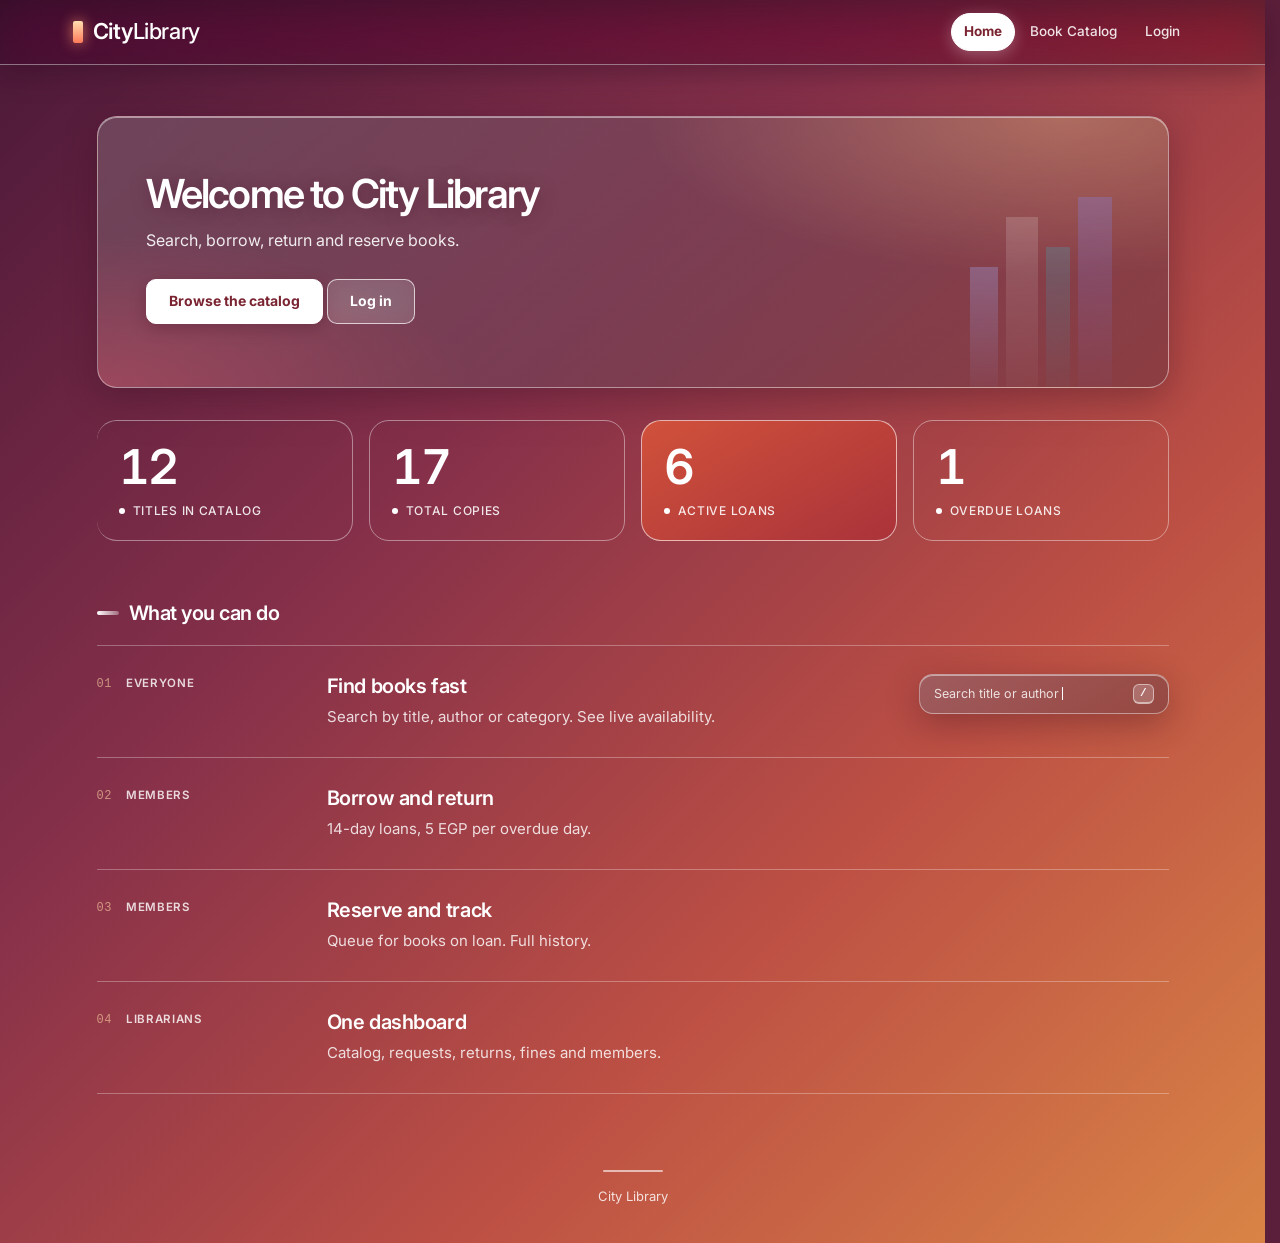
<file: docs/index.html>
<!DOCTYPE html>
<html lang="en">
<head>
  <meta charset="UTF-8">
  <meta name="viewport" content="width=device-width, initial-scale=1.0">
  <meta name="description" content="City Library: browse the catalog, borrow and return books, track due dates and fines.">
  <meta name="theme-color" content="#16302b">
  <link rel="icon" href="data:image/svg+xml,%3Csvg xmlns=%27http://www.w3.org/2000/svg%27 viewBox=%270 0 100 100%27%3E%3Crect width=%27100%27 height=%27100%27 rx=%2718%27 fill=%27%2316302b%27/%3E%3Crect x=%2728%27 y=%2720%27 width=%2712%27 height=%2760%27 rx=%272%27 fill=%27%23b9882f%27/%3E%3Crect x=%2746%27 y=%2720%27 width=%2712%27 height=%2760%27 rx=%272%27 fill=%27%23f6f2ea%27/%3E%3Crect x=%2764%27 y=%2726%27 width=%2710%27 height=%2754%27 rx=%272%27 fill=%27%23b9882f%27 transform=%27rotate(8 64 26)%27/%3E%3C/svg%3E">
  <title>City Library - Home</title>
  <link rel="preconnect" href="https://fonts.googleapis.com">
  <link rel="preconnect" href="https://fonts.gstatic.com" crossorigin>
  <link href="https://fonts.googleapis.com/css2?family=Inter:opsz,wght@14..32,400..700&display=swap" rel="stylesheet">
  <link rel="stylesheet" href="css/style.css?v=19">
  <link rel="stylesheet" href="css/glass.css?v=9">
</head>
<body>
  <a class="skip-link" href="#main">Skip to content</a>
  <header class="site-header">
    <div class="nav-wrap">
      <a class="brand" href="index.html">City<span>Library</span></a>
      <nav class="main-nav">
        <a href="index.html" class="active" aria-current="page">Home</a>
        <a href="catalog.html">Book Catalog</a>
        <a href="member.html">Member Dashboard</a>
        <a href="history.html">Borrowing History</a>
        <a href="return.html">Return Book</a>
        <a href="librarian.html">Librarian Dashboard</a>
        <a href="#login">Login</a>
      </nav>
    </div>
  </header>
  <main id="main">
    <section class="hero">
      <h1>Welcome to City Library</h1>
      <p>Search, borrow, return and reserve books.</p>
      <a class="btn" href="catalog.html">Browse the catalog</a>
      <a class="btn secondary" id="dash-link" href="#login">Log in</a>
    </section>

    <section class="grid cols-4" id="stats"></section>

    <h2>What you can do</h2>
    <ol class="feat-list" role="list">
      <li class="feat-row">
        <div class="feat-meta"><span class="feat-role">Everyone</span></div>
        <div class="feat-body">
          <h3>Find books fast</h3>
          <p>Search by title, author or category. See live availability.</p>
        </div>
        <div class="feat-aside" aria-hidden="true"><span>Search title or author</span><kbd>/</kbd></div>
      </li>
      <li class="feat-row">
        <div class="feat-meta"><span class="feat-role">Members</span></div>
        <div class="feat-body">
          <h3>Borrow and return</h3>
          <p>14-day loans, 5 EGP per overdue day.</p>
        </div>
      </li>
      <li class="feat-row">
        <div class="feat-meta"><span class="feat-role">Members</span></div>
        <div class="feat-body">
          <h3>Reserve and track</h3>
          <p>Queue for books on loan. Full history.</p>
        </div>
      </li>
      <li class="feat-row">
        <div class="feat-meta"><span class="feat-role">Librarians</span></div>
        <div class="feat-body">
          <h3>One dashboard</h3>
          <p>Catalog, requests, returns, fines and members.</p>
        </div>
      </li>
    </ol>
  </main>
  <footer class="site-footer">City Library</footer>
  <script src="js/data.js?v=20"></script>
  <script src="js/logic.js?v=22"></script>
  <script src="js/accounts.js?v=20"></script>
  <script src="js/app.js?v=26"></script>
  <script>
    const activeLoans = LOANS.filter(l => !l.returnDate).length;
    const overdue = LOANS.filter(l => !l.returnDate && overdueDays(l) > 0).length;
    document.getElementById("stats").innerHTML = [
      { num: BOOKS.length, lbl: "Titles in catalog" },
      { num: BOOKS.reduce((n, b) => n + b.copies.length, 0), lbl: "Total copies" },
      { num: activeLoans, lbl: "Active loans" },
      { num: overdue, lbl: "Overdue loans" }
    ].map(s => `<div class="stat"><div class="num">${s.num}</div><div class="lbl">${s.lbl}</div></div>`).join("");
  </script>
</body>
</html>
</file>
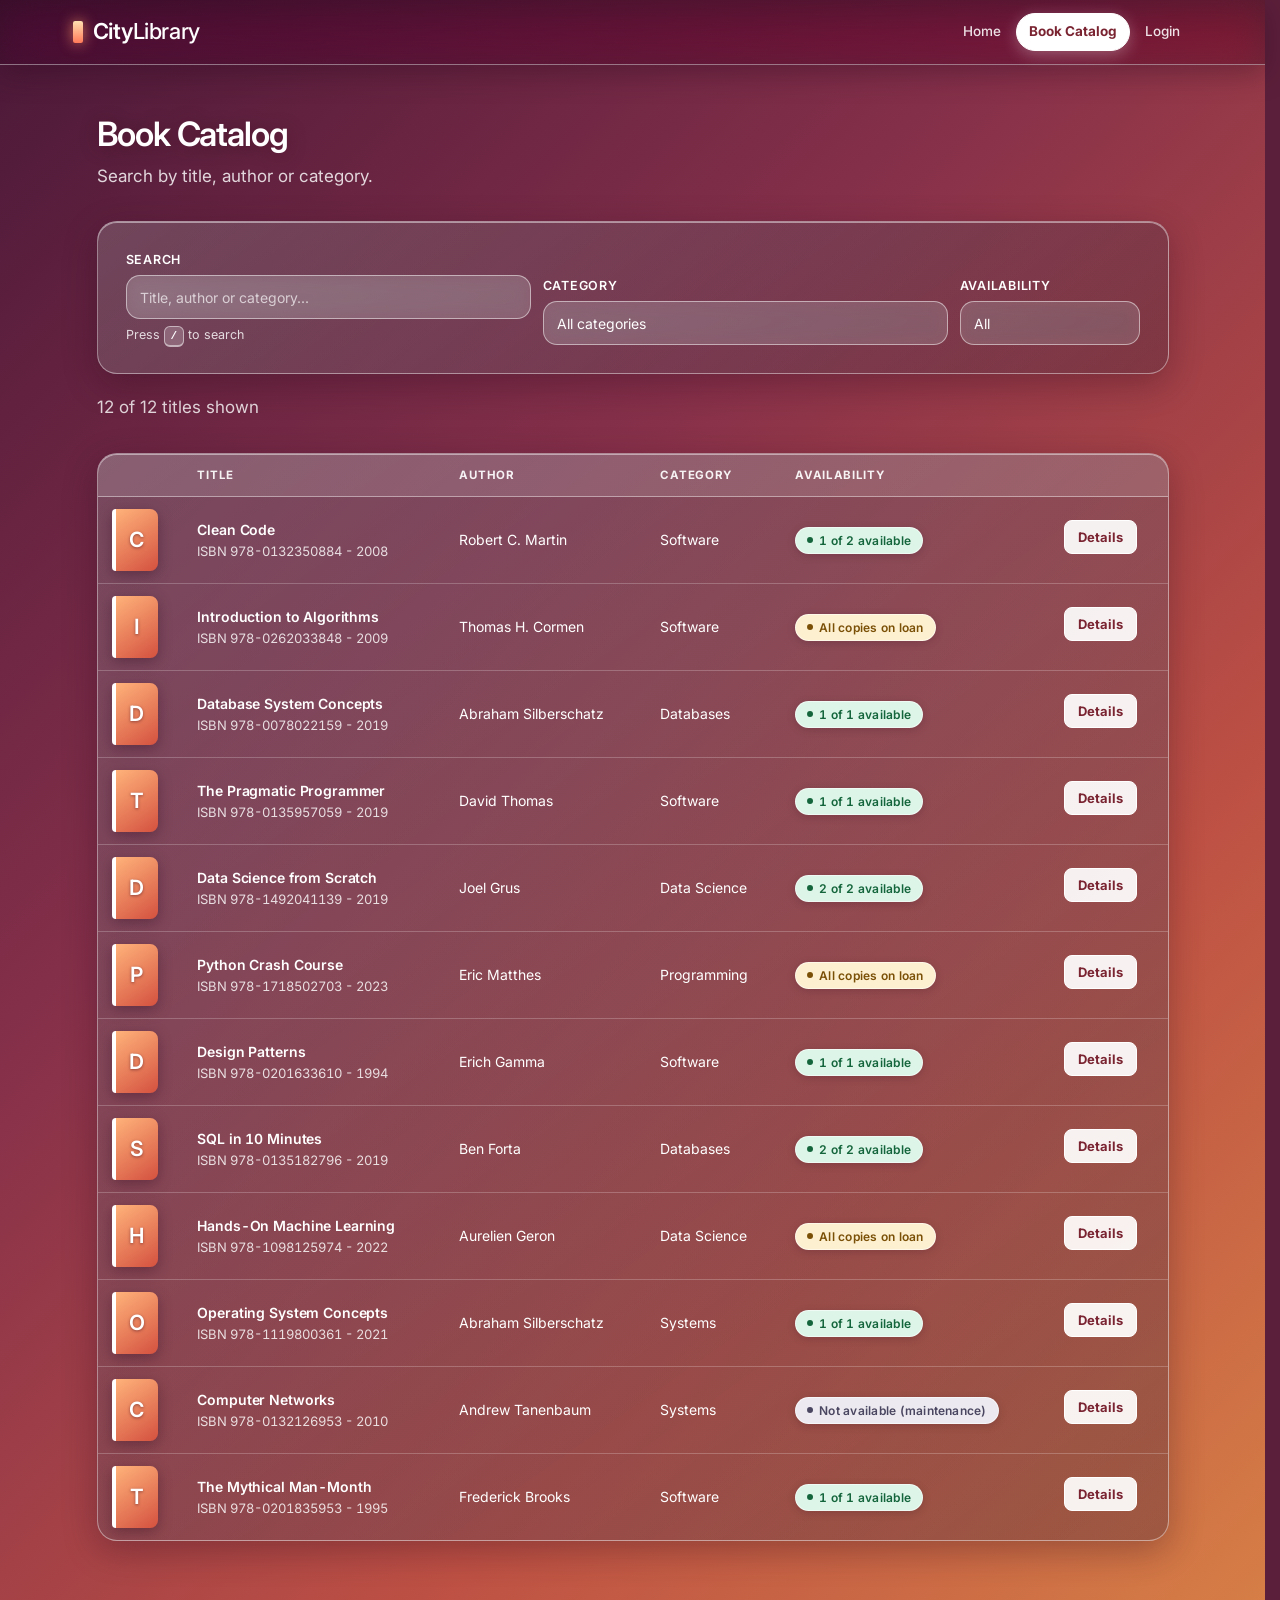
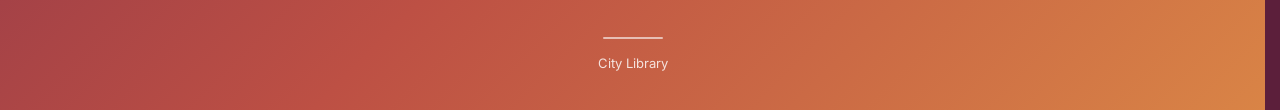
<file: docs/catalog.html>
<!DOCTYPE html>
<html lang="en">
<head>
  <meta charset="UTF-8">
  <meta name="viewport" content="width=device-width, initial-scale=1.0">
  <meta name="description" content="City Library: browse the catalog, borrow and return books, track due dates and fines.">
  <meta name="theme-color" content="#16302b">
  <link rel="icon" href="data:image/svg+xml,%3Csvg xmlns=%27http://www.w3.org/2000/svg%27 viewBox=%270 0 100 100%27%3E%3Crect width=%27100%27 height=%27100%27 rx=%2718%27 fill=%27%2316302b%27/%3E%3Crect x=%2728%27 y=%2720%27 width=%2712%27 height=%2760%27 rx=%272%27 fill=%27%23b9882f%27/%3E%3Crect x=%2746%27 y=%2720%27 width=%2712%27 height=%2760%27 rx=%272%27 fill=%27%23f6f2ea%27/%3E%3Crect x=%2764%27 y=%2726%27 width=%2710%27 height=%2754%27 rx=%272%27 fill=%27%23b9882f%27 transform=%27rotate(8 64 26)%27/%3E%3C/svg%3E">
  <title>City Library - Book Catalog</title>
  <link rel="preconnect" href="https://fonts.googleapis.com">
  <link rel="preconnect" href="https://fonts.gstatic.com" crossorigin>
  <link href="https://fonts.googleapis.com/css2?family=Inter:opsz,wght@14..32,400..700&display=swap" rel="stylesheet">
  <link rel="stylesheet" href="css/style.css?v=19">
  <link rel="stylesheet" href="css/glass.css?v=9">
</head>
<body>
  <a class="skip-link" href="#main">Skip to content</a>
  <header class="site-header">
    <div class="nav-wrap">
      <a class="brand" href="index.html">City<span>Library</span></a>
      <nav class="main-nav">
        <a href="index.html">Home</a>
        <a href="catalog.html" class="active" aria-current="page">Book Catalog</a>
        <a href="member.html">Member Dashboard</a>
        <a href="history.html">Borrowing History</a>
        <a href="return.html">Return Book</a>
        <a href="librarian.html">Librarian Dashboard</a>
        <a href="#login">Login</a>
      </nav>
    </div>
  </header>
  <main id="main">
    <h1>Book Catalog</h1>
    <p class="subtitle">Search by title, author or category.</p>

    <div class="card">
      <form class="inline" onsubmit="return false;">
        <div class="field">
          <label for="q">Search</label>
          <input type="text" id="q" placeholder="Title, author or category...">
          <small class="kbd-hint">Press <kbd>/</kbd> to search</small>
        </div>
        <div class="field">
          <label for="cat">Category</label>
          <select id="cat"><option value="">All categories</option></select>
        </div>
        <div class="field" style="max-width:180px">
          <label for="avail">Availability</label>
          <select id="avail">
            <option value="">All</option>
            <option value="yes">Available now</option>
            <option value="no">On loan</option>
          </select>
        </div>
      </form>
    </div>

    <p class="subtitle" id="count" aria-live="polite"></p>
    <div class="card" style="padding:0; overflow:auto">
      <table>
        <thead><tr><th></th><th>Title</th><th>Author</th><th>Category</th><th>Availability</th><th></th></tr></thead>
        <tbody id="rows"></tbody>
      </table>
    </div>
  </main>
  <footer class="site-footer">City Library</footer>
  <script src="js/data.js?v=20"></script>
  <script src="js/logic.js?v=22"></script>
  <script src="js/accounts.js?v=20"></script>
  <script src="js/app.js?v=26"></script>
  <script>renderCatalog();</script>
</body>
</html>
</file>
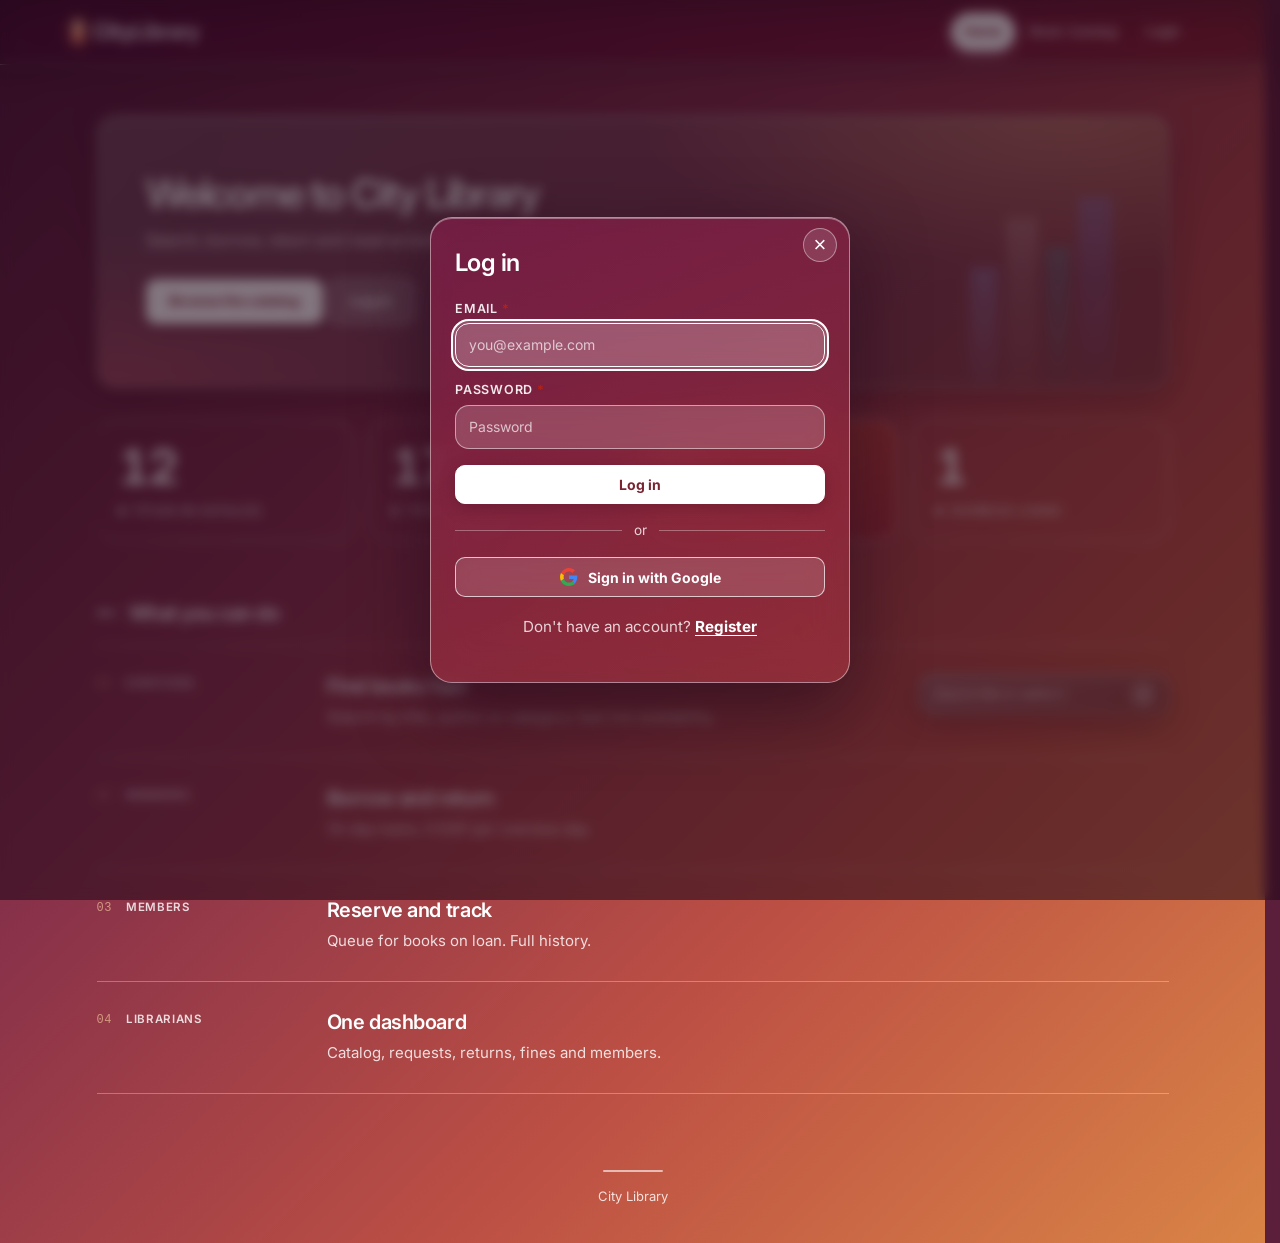
<file: docs/history.html>
<!DOCTYPE html>
<html lang="en">
<head>
  <meta charset="UTF-8">
  <meta name="viewport" content="width=device-width, initial-scale=1.0">
  <meta name="description" content="City Library: browse the catalog, borrow and return books, track due dates and fines.">
  <meta name="theme-color" content="#16302b">
  <link rel="icon" href="data:image/svg+xml,%3Csvg xmlns=%27http://www.w3.org/2000/svg%27 viewBox=%270 0 100 100%27%3E%3Crect width=%27100%27 height=%27100%27 rx=%2718%27 fill=%27%2316302b%27/%3E%3Crect x=%2728%27 y=%2720%27 width=%2712%27 height=%2760%27 rx=%272%27 fill=%27%23b9882f%27/%3E%3Crect x=%2746%27 y=%2720%27 width=%2712%27 height=%2760%27 rx=%272%27 fill=%27%23f6f2ea%27/%3E%3Crect x=%2764%27 y=%2726%27 width=%2710%27 height=%2754%27 rx=%272%27 fill=%27%23b9882f%27 transform=%27rotate(8 64 26)%27/%3E%3C/svg%3E">
  <title>City Library - Borrowing History</title>
  <link rel="preconnect" href="https://fonts.googleapis.com">
  <link rel="preconnect" href="https://fonts.gstatic.com" crossorigin>
  <link href="https://fonts.googleapis.com/css2?family=Inter:opsz,wght@14..32,400..700&display=swap" rel="stylesheet">
  <link rel="stylesheet" href="css/style.css?v=19">
  <link rel="stylesheet" href="css/glass.css?v=9">
</head>
<body>
  <a class="skip-link" href="#main">Skip to content</a>
  <header class="site-header">
    <div class="nav-wrap">
      <a class="brand" href="index.html">City<span>Library</span></a>
      <nav class="main-nav">
        <a href="index.html">Home</a>
        <a href="catalog.html">Book Catalog</a>
        <a href="member.html">Member Dashboard</a>
        <a href="history.html" class="active" aria-current="page">Borrowing History</a>
        <a href="return.html">Return Book</a>
        <a href="librarian.html">Librarian Dashboard</a>
        <a href="#login">Login</a>
      </nav>
    </div>
  </header>
  <main id="main">
    <h1>Borrowing History</h1>
    <p class="subtitle">All your loans and fines.</p>
    <div class="card" style="padding:0; overflow:auto">
      <table>
        <thead><tr><th>Loan</th><th>Book</th><th>Borrowed</th><th>Due</th><th>Returned</th><th>Status</th><th>Fine</th></tr></thead>
        <tbody id="history"></tbody>
      </table>
    </div>
  </main>
  <footer class="site-footer">City Library</footer>
  <script src="js/data.js?v=20"></script>
  <script src="js/logic.js?v=22"></script>
  <script src="js/accounts.js?v=20"></script>
  <script src="js/app.js?v=26"></script>
  <script>renderHistory();</script>
</body>
</html>
</file>
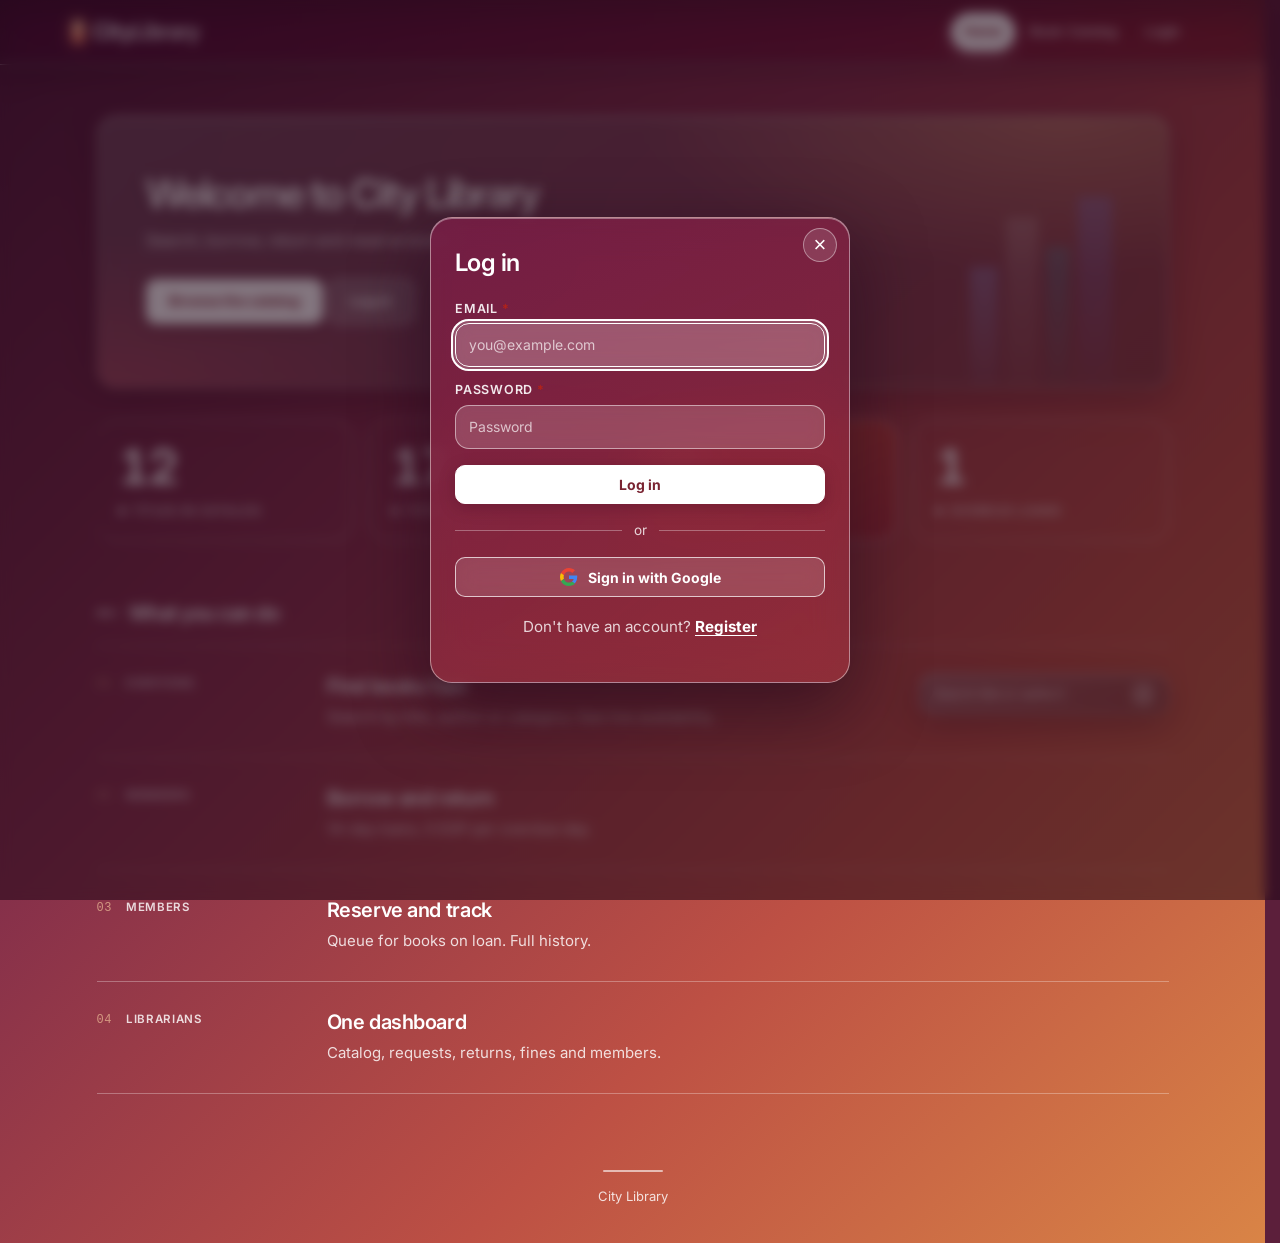
<file: docs/librarian.html>
<!DOCTYPE html>
<html lang="en">
<head>
  <meta charset="UTF-8">
  <meta name="viewport" content="width=device-width, initial-scale=1.0">
  <meta name="description" content="City Library: browse the catalog, borrow and return books, track due dates and fines.">
  <meta name="theme-color" content="#16302b">
  <link rel="icon" href="data:image/svg+xml,%3Csvg xmlns=%27http://www.w3.org/2000/svg%27 viewBox=%270 0 100 100%27%3E%3Crect width=%27100%27 height=%27100%27 rx=%2718%27 fill=%27%2316302b%27/%3E%3Crect x=%2728%27 y=%2720%27 width=%2712%27 height=%2760%27 rx=%272%27 fill=%27%23b9882f%27/%3E%3Crect x=%2746%27 y=%2720%27 width=%2712%27 height=%2760%27 rx=%272%27 fill=%27%23f6f2ea%27/%3E%3Crect x=%2764%27 y=%2726%27 width=%2710%27 height=%2754%27 rx=%272%27 fill=%27%23b9882f%27 transform=%27rotate(8 64 26)%27/%3E%3C/svg%3E">
  <title>City Library - Librarian Dashboard</title>
  <link rel="preconnect" href="https://fonts.googleapis.com">
  <link rel="preconnect" href="https://fonts.gstatic.com" crossorigin>
  <link href="https://fonts.googleapis.com/css2?family=Inter:opsz,wght@14..32,400..700&display=swap" rel="stylesheet">
  <link rel="stylesheet" href="css/style.css?v=19">
  <link rel="stylesheet" href="css/glass.css?v=9">
</head>
<body>
  <a class="skip-link" href="#main">Skip to content</a>
  <header class="site-header">
    <div class="nav-wrap">
      <a class="brand" href="index.html">City<span>Library</span></a>
      <nav class="main-nav">
        <a href="index.html">Home</a>
        <a href="catalog.html">Book Catalog</a>
        <a href="member.html">Member Dashboard</a>
        <a href="history.html">Borrowing History</a>
        <a href="return.html">Return Book</a>
        <a href="librarian.html" class="active" aria-current="page">Librarian Dashboard</a>
        <a href="#login">Login</a>
      </nav>
    </div>
  </header>
  <main id="main">
    <h1>Librarian Dashboard</h1>
    <p class="subtitle">Requests, loans, fines and catalog. <a href="#members-section">Members</a>.</p>
    <div id="notice"></div>
    <section class="grid cols-4" id="stats"></section>

    <h2>Pending borrow requests</h2>
    <div class="card" style="padding:0; overflow:auto">
      <table>
        <thead><tr><th>Request</th><th>Member</th><th>Book</th><th>Date</th><th>Actions</th></tr></thead>
        <tbody id="requests"></tbody>
      </table>
    </div>

    <h2>Unpaid fines</h2>
    <div class="card" style="padding:0; overflow:auto">
      <table>
        <thead><tr><th>Fine</th><th>Member</th><th>Loan</th><th>Amount</th><th>Action</th></tr></thead>
        <tbody id="fines"></tbody>
      </table>
    </div>

    <h2>Overdue loans and fines</h2>
    <div class="card" style="padding:0; overflow:auto">
      <table>
        <thead><tr><th>Loan</th><th>Book</th><th>Due date</th><th>Overdue days</th><th>Fine (5 EGP/day)</th></tr></thead>
        <tbody id="overdue"></tbody>
      </table>
    </div>

    <h2 id="book-form-title">Add a book to the catalog</h2>
    <div class="card" id="book-form-card">
      <form class="inline" onsubmit="return false;">
        <div class="field"><label>Title</label><input type="text" id="bt" placeholder="Book title"></div>
        <div class="field"><label>Author</label><input type="text" id="ba" placeholder="Author"></div>
        <div class="field" style="max-width:200px"><label>Category</label><input type="text" id="bc" placeholder="Category"></div>
        <div class="field" style="max-width:120px"><label>Copies</label><input type="number" id="bn" value="1" min="1"></div>
        <button class="btn" id="addbook">Add book</button>
      </form>
      <div id="form-msg" aria-live="polite"></div>
    </div>

    <h2>Manage catalog</h2>
    <div id="catalog-msg" aria-live="polite"></div>
    <div class="card" style="padding:0; overflow:auto">
      <table>
        <thead><tr><th>Title</th><th>Author</th><th>Category</th><th>Copies (avail/total)</th><th>Actions</th></tr></thead>
        <tbody id="catalog-table"></tbody>
      </table>
    </div>

    <h2>Reservation queues</h2>
    <div class="card" style="padding:0; overflow:auto">
      <table>
        <thead><tr><th>Book</th><th>Member</th><th>Reserved on</th><th>Queue position</th></tr></thead>
        <tbody id="reservations"></tbody>
      </table>
    </div>
    <h2 id="members-section">Members</h2>
    <p class="book-meta">Suspend, reactivate, promote or remove members.</p>
    <div id="members-msg"></div>
    <div class="card" style="padding:0; overflow:auto">
      <table>
        <thead><tr><th>Member</th><th>Email</th><th>Active loans</th><th>Unpaid fines</th><th>Status</th><th>Action</th></tr></thead>
        <tbody id="members"></tbody>
      </table>
    </div>
    <h2>Librarians</h2>
    <div class="card" style="padding:0; overflow:auto">
      <table>
        <thead><tr><th>Name</th><th>Email</th><th>Role</th></tr></thead>
        <tbody id="staff"></tbody>
      </table>
    </div>
  </main>
  <footer class="site-footer">City Library</footer>
  <script src="js/data.js?v=20"></script>
  <script src="js/logic.js?v=22"></script>
  <script src="js/accounts.js?v=20"></script>
  <script src="js/app.js?v=26"></script>
  <script>renderLibrarianDashboard(); renderMembersPage();</script>
</body>
</html>
</file>
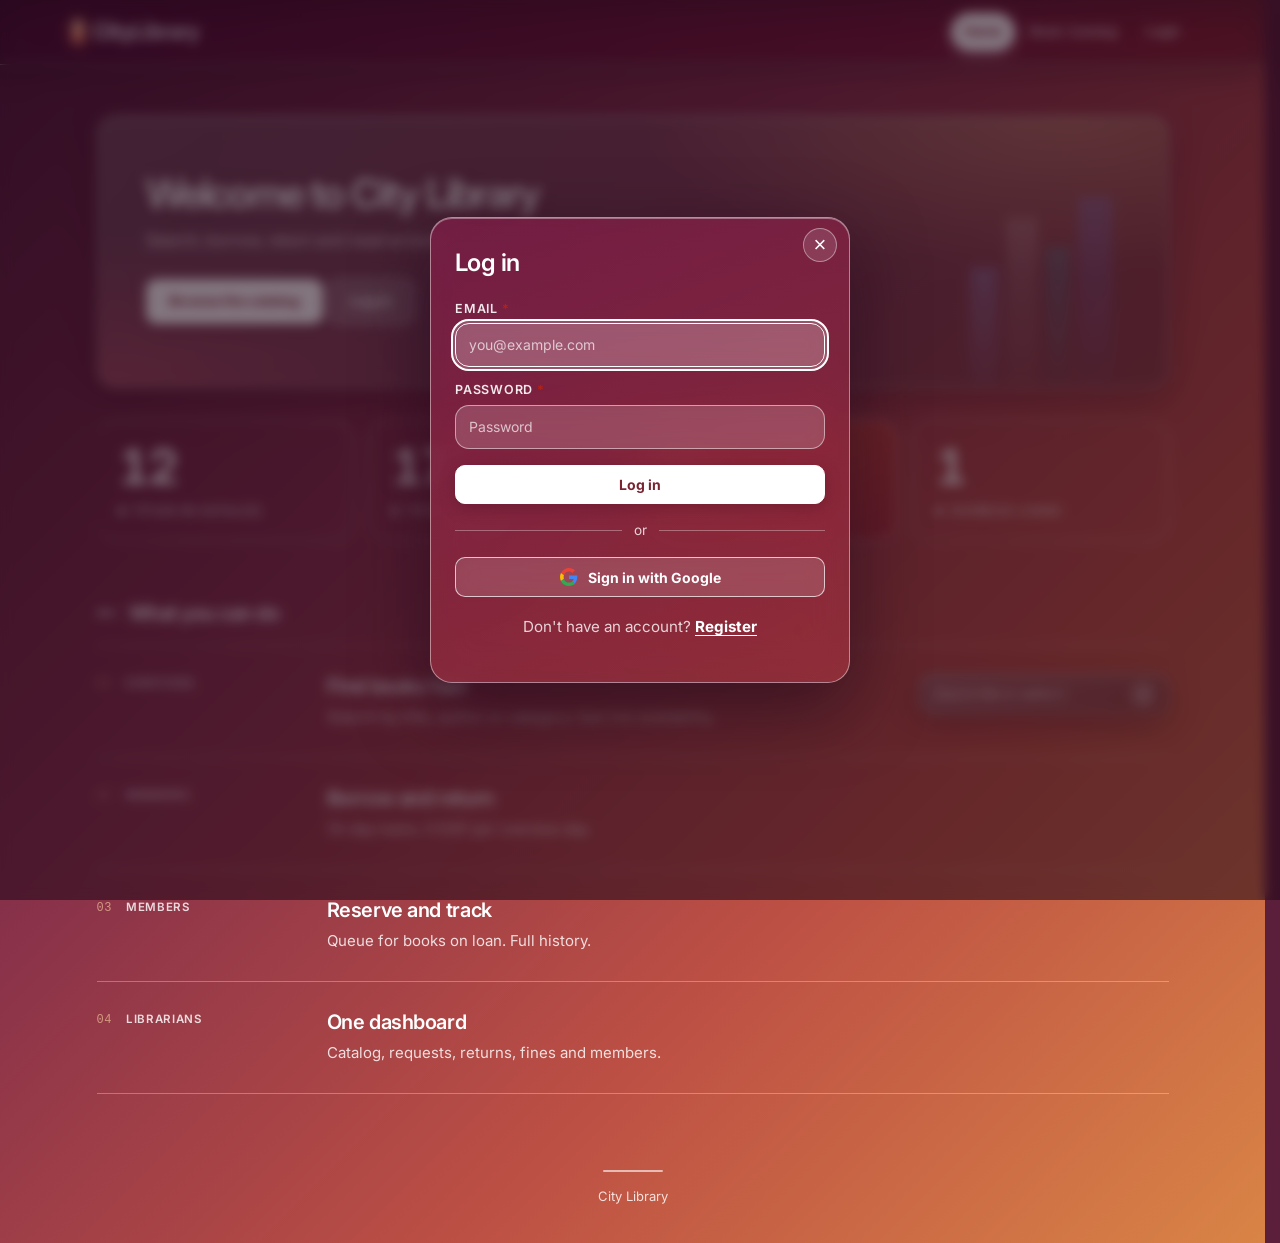
<file: docs/member.html>
<!DOCTYPE html>
<html lang="en">
<head>
  <meta charset="UTF-8">
  <meta name="viewport" content="width=device-width, initial-scale=1.0">
  <meta name="description" content="City Library: browse the catalog, borrow and return books, track due dates and fines.">
  <meta name="theme-color" content="#16302b">
  <link rel="icon" href="data:image/svg+xml,%3Csvg xmlns=%27http://www.w3.org/2000/svg%27 viewBox=%270 0 100 100%27%3E%3Crect width=%27100%27 height=%27100%27 rx=%2718%27 fill=%27%2316302b%27/%3E%3Crect x=%2728%27 y=%2720%27 width=%2712%27 height=%2760%27 rx=%272%27 fill=%27%23b9882f%27/%3E%3Crect x=%2746%27 y=%2720%27 width=%2712%27 height=%2760%27 rx=%272%27 fill=%27%23f6f2ea%27/%3E%3Crect x=%2764%27 y=%2726%27 width=%2710%27 height=%2754%27 rx=%272%27 fill=%27%23b9882f%27 transform=%27rotate(8 64 26)%27/%3E%3C/svg%3E">
  <title>City Library - Member Dashboard</title>
  <link rel="preconnect" href="https://fonts.googleapis.com">
  <link rel="preconnect" href="https://fonts.gstatic.com" crossorigin>
  <link href="https://fonts.googleapis.com/css2?family=Inter:opsz,wght@14..32,400..700&display=swap" rel="stylesheet">
  <link rel="stylesheet" href="css/style.css?v=19">
  <link rel="stylesheet" href="css/glass.css?v=9">
</head>
<body>
  <a class="skip-link" href="#main">Skip to content</a>
  <header class="site-header">
    <div class="nav-wrap">
      <a class="brand" href="index.html">City<span>Library</span></a>
      <nav class="main-nav">
        <a href="index.html">Home</a>
        <a href="catalog.html">Book Catalog</a>
        <a href="member.html" class="active" aria-current="page">Member Dashboard</a>
        <a href="history.html">Borrowing History</a>
        <a href="return.html">Return Book</a>
        <a href="librarian.html">Librarian Dashboard</a>
        <a href="#login">Login</a>
      </nav>
    </div>
  </header>
  <main id="main">
    <h1>Member Dashboard</h1>
    <p class="subtitle">Loans, fines and reservations.</p>
    <div id="notices"></div>
    <div class="card" id="profile"></div>
    <h2>Current loans</h2>
    <div class="card" style="padding:0; overflow:auto">
      <table>
        <thead><tr><th>Book</th><th>Copy</th><th>Borrowed</th><th>Due date</th><th>Status</th><th></th></tr></thead>
        <tbody id="loans"></tbody>
      </table>
    </div>
    <h2>Fines</h2>
    <p class="book-meta">Pay fines at the library desk.</p>
    <div class="card" style="padding:0; overflow:auto" id="fines-card">
      <table>
        <thead><tr><th>Fine</th><th>Loan</th><th>Overdue days</th><th>Amount</th><th>Status</th></tr></thead>
        <tbody id="fines"></tbody>
      </table>
    </div>
    <h2>My reservations</h2>
    <div class="card" style="padding:0; overflow:auto">
      <table>
        <thead><tr><th>Book</th><th>Reserved on</th><th>Queue position</th><th></th></tr></thead>
        <tbody id="reservations"></tbody>
      </table>
    </div>
  </main>
  <footer class="site-footer">City Library</footer>
  <script src="js/data.js?v=20"></script>
  <script src="js/logic.js?v=22"></script>
  <script src="js/accounts.js?v=20"></script>
  <script src="js/app.js?v=26"></script>
  <script>renderMemberDashboard();</script>
</body>
</html>
</file>
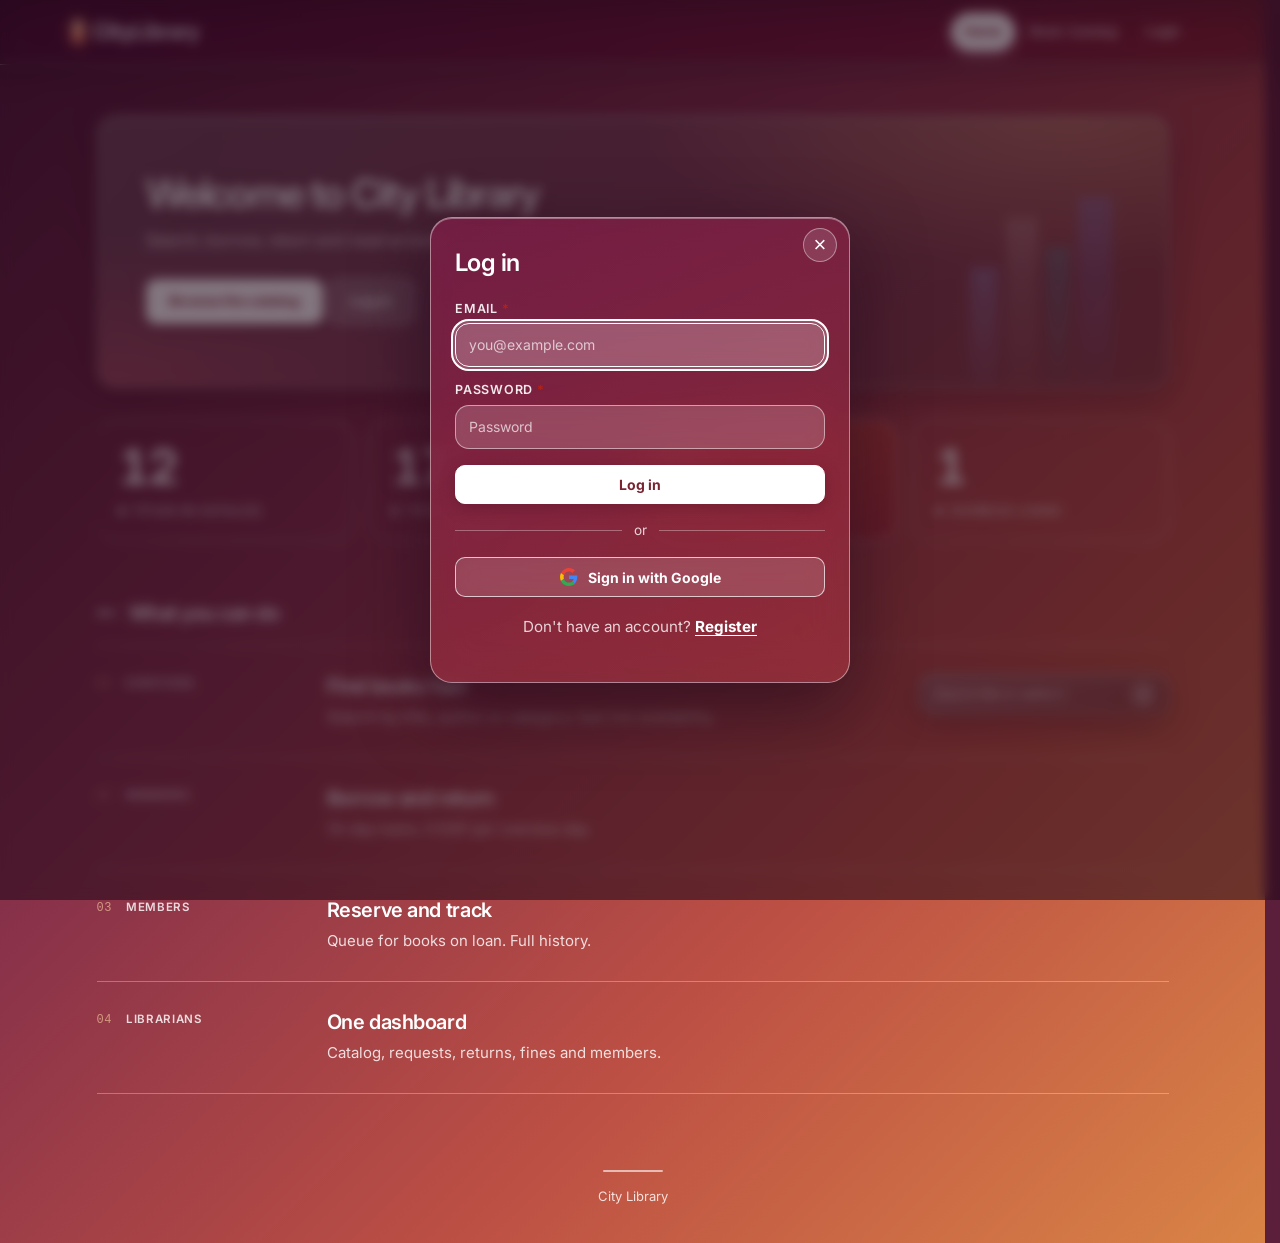
<file: docs/return.html>
<!DOCTYPE html>
<html lang="en">
<head>
  <meta charset="UTF-8">
  <meta name="viewport" content="width=device-width, initial-scale=1.0">
  <meta name="description" content="City Library: browse the catalog, borrow and return books, track due dates and fines.">
  <meta name="theme-color" content="#16302b">
  <link rel="icon" href="data:image/svg+xml,%3Csvg xmlns=%27http://www.w3.org/2000/svg%27 viewBox=%270 0 100 100%27%3E%3Crect width=%27100%27 height=%27100%27 rx=%2718%27 fill=%27%2316302b%27/%3E%3Crect x=%2728%27 y=%2720%27 width=%2712%27 height=%2760%27 rx=%272%27 fill=%27%23b9882f%27/%3E%3Crect x=%2746%27 y=%2720%27 width=%2712%27 height=%2760%27 rx=%272%27 fill=%27%23f6f2ea%27/%3E%3Crect x=%2764%27 y=%2726%27 width=%2710%27 height=%2754%27 rx=%272%27 fill=%27%23b9882f%27 transform=%27rotate(8 64 26)%27/%3E%3C/svg%3E">
  <title>City Library - Return Book</title>
  <link rel="preconnect" href="https://fonts.googleapis.com">
  <link rel="preconnect" href="https://fonts.gstatic.com" crossorigin>
  <link href="https://fonts.googleapis.com/css2?family=Inter:opsz,wght@14..32,400..700&display=swap" rel="stylesheet">
  <link rel="stylesheet" href="css/style.css?v=19">
  <link rel="stylesheet" href="css/glass.css?v=9">
</head>
<body>
  <a class="skip-link" href="#main">Skip to content</a>
  <header class="site-header">
    <div class="nav-wrap">
      <a class="brand" href="index.html">City<span>Library</span></a>
      <nav class="main-nav">
        <a href="index.html">Home</a>
        <a href="catalog.html">Book Catalog</a>
        <a href="member.html">Member Dashboard</a>
        <a href="history.html">Borrowing History</a>
        <a href="return.html" class="active" aria-current="page">Return Book</a>
        <a href="librarian.html">Librarian Dashboard</a>
        <a href="#login">Login</a>
      </nav>
    </div>
  </header>
  <main id="main">
    <h1>Return a Book</h1>
    <p class="subtitle">Pick a loan. The fine is calculated for you.</p>
    <div id="notice"></div>
    <div class="card">
      <form class="inline" onsubmit="return false;">
        <div class="field">
          <label for="loan">Active loan</label>
          <select id="loan"></select>
        </div>
        <div class="field" style="max-width:220px">
          <label for="rdate">Return date</label>
          <input type="date" id="rdate">
        </div>
        <button class="btn" id="calc">Check return</button>
      </form>
    </div>
    <div id="result"></div>
  </main>
  <footer class="site-footer">City Library</footer>
  <script src="js/data.js?v=20"></script>
  <script src="js/logic.js?v=22"></script>
  <script src="js/accounts.js?v=20"></script>
  <script src="js/app.js?v=26"></script>
  <script>renderReturnPage();</script>
</body>
</html>
</file>
<file: docs/css/style.css>
:root {
  --ink: #16302b;
  --ink-2: #1e443c;
  --brass: #b9882f;
  --brass-dark: #97701f;
  --paper: #f6f2ea;
  --card: #fffdf7;
  --text: #24332e;
  --muted: #6b7a73;
  --danger: #b3402f;
  --warn: #9a6a0f;
  --ok: #2e7d4f;
  --info: #2f6f77;
  --border: #e4ddcd;
  --shadow-sm: 0 1px 2px rgba(22, 48, 43, .06), 0 2px 8px rgba(22, 48, 43, .05);
  --shadow-md: 0 2px 4px rgba(22, 48, 43, .07), 0 10px 28px rgba(22, 48, 43, .09);
  --font-display: "Fraunces", Georgia, serif;
  --font-body: "Inter", "Segoe UI", Arial, sans-serif;
}
* { box-sizing: border-box; margin: 0; padding: 0; }
html { scroll-behavior: smooth; }
body { font-family: var(--font-body); background: var(--paper); color: var(--text); line-height: 1.6; }

::selection { background: rgba(185, 136, 47, .25); }
a { color: var(--info); }
a:hover { color: var(--ink); }

/* ---------- Header ---------- */
header.site-header {
  background: linear-gradient(120deg, var(--ink) 0%, var(--ink-2) 60%, #27544a 100%);
  color: #fff; padding: 0 24px;
  border-bottom: 3px solid var(--brass);
  position: sticky; top: 0; z-index: 50;
  box-shadow: 0 2px 12px rgba(22, 48, 43, .25);
}
.nav-wrap { max-width: 1120px; margin: 0 auto; display: flex; align-items: center; gap: 28px; min-height: 64px; }
.brand { font-family: var(--font-display); font-size: 22px; font-weight: 600; letter-spacing: .01em; color: #fff; text-decoration: none; }
.brand span { color: var(--brass); font-style: italic; }
.brand::before { content: ""; display: inline-block; width: 10px; height: 22px; margin-right: 10px;
  background: linear-gradient(180deg, var(--brass), var(--brass-dark)); border-radius: 2px; vertical-align: -4px; }
nav.main-nav { display: flex; gap: 2px; flex-wrap: wrap; margin-left: auto; }
nav.main-nav a { color: #cfe0d8; text-decoration: none; padding: 7px 12px; border-radius: 999px; font-size: 13.5px; font-weight: 500;
  transition: background .18s ease, color .18s ease; }
nav.main-nav a:hover { background: rgba(255, 255, 255, .14); color: #fff; }
nav.main-nav a.active { background: var(--brass); color: var(--ink); font-weight: 600; }

/* ---------- Layout & type ---------- */
main { max-width: 1120px; margin: 40px auto; padding: 0 24px; }
h1 { font-family: var(--font-display); font-size: 30px; font-weight: 600; letter-spacing: -.01em; margin-bottom: 6px; color: var(--ink); }
h2 { font-family: var(--font-display); font-size: 21px; font-weight: 600; margin: 34px 0 14px; color: var(--ink);
  display: flex; align-items: center; gap: 10px; }
h2::before { content: ""; width: 14px; height: 3px; background: var(--brass); border-radius: 2px; }
.subtitle { color: var(--muted); margin-bottom: 24px; max-width: 72ch; }

.hero { position: relative; overflow: hidden; color: #fff; border-radius: 18px; padding: 56px 48px; margin-bottom: 32px;
  background:
    radial-gradient(circle at 85% 20%, rgba(185, 136, 47, .28), transparent 55%),
    linear-gradient(125deg, var(--ink) 20%, var(--ink-2) 70%, #2a5a4f 100%);
  box-shadow: var(--shadow-md); }
.hero::after { content: ""; position: absolute; inset: 0; pointer-events: none; opacity: .5;
  background-image: radial-gradient(rgba(255,255,255,.07) 1px, transparent 1px); background-size: 22px 22px; }
.hero h1 { color: #fff; font-size: 40px; line-height: 1.15; margin-bottom: 12px; }
.hero p { max-width: 620px; color: #d7e4dc; margin-bottom: 26px; position: relative; z-index: 1; }
.hero .btn { position: relative; z-index: 1; }

/* ---------- Cards & grids ---------- */
.card { background: var(--card); border: 1px solid var(--border); border-radius: 14px; padding: 24px;
  margin-bottom: 20px; box-shadow: var(--shadow-sm); }
.grid { display: grid; gap: 20px; }
.grid.cols-2 { grid-template-columns: repeat(auto-fill, minmax(320px, 1fr)); }
.grid.cols-3 { grid-template-columns: repeat(auto-fill, minmax(280px, 1fr)); }
.grid.cols-4 { grid-template-columns: repeat(auto-fill, minmax(220px, 1fr)); }
.grid .card { transition: transform .18s ease, box-shadow .18s ease; }
.grid .card:hover { transform: translateY(-3px); box-shadow: var(--shadow-md); }

/* ---------- Buttons ---------- */
.btn { display: inline-block; background: var(--ink); color: #fff; border: 1px solid var(--ink);
  padding: 10px 22px; border-radius: 10px; font-size: 14px; font-weight: 600; font-family: var(--font-body);
  cursor: pointer; text-decoration: none; letter-spacing: .01em;
  transition: transform .15s ease, box-shadow .15s ease, background .15s ease, color .15s ease; }
.btn:hover { background: var(--ink-2); box-shadow: 0 4px 14px rgba(22, 48, 43, .25); transform: translateY(-1px); color: #fff; }
.btn:active { transform: translateY(0); }
.btn:focus-visible, a:focus-visible, input:focus-visible, select:focus-visible, button:focus-visible {
  outline: 2px solid var(--brass); outline-offset: 2px; }
.btn.secondary { background: transparent; color: var(--ink); border: 1.5px solid var(--ink); }
.btn.secondary:hover { background: var(--ink); color: #fff; }
.btn.danger { background: var(--danger); border-color: var(--danger); }
.btn.danger:hover { background: #93342a; }
.btn.small { padding: 6px 13px; font-size: 13px; border-radius: 8px; }
.btn:disabled { background: #b9b2a1; border-color: #b9b2a1; color: #f3efe4; cursor: not-allowed;
  box-shadow: none; transform: none; }

/* ---------- Forms ---------- */
input[type=text], input[type=email], input[type=password], input[type=date], input[type=number], select {
  padding: 10px 13px; border: 1.5px solid var(--border); border-radius: 9px; font-size: 14px; width: 100%;
  background: #fff; color: var(--text); font-family: var(--font-body);
  transition: border-color .15s ease, box-shadow .15s ease; }
input:focus, select:focus { border-color: var(--brass); box-shadow: 0 0 0 3px rgba(185, 136, 47, .18); outline: none; }
form.inline { display: flex; gap: 12px; flex-wrap: wrap; align-items: end; }
form.inline .field { flex: 1; min-width: 180px; }
label { font-size: 12.5px; font-weight: 600; display: block; margin-bottom: 5px; color: var(--ink);
  text-transform: uppercase; letter-spacing: .05em; }

/* ---------- Tables ---------- */
table { width: 100%; border-collapse: collapse; background: transparent; }
th, td { text-align: left; padding: 12px 14px; border-bottom: 1px solid var(--border); font-size: 14px; }
th { background: rgba(22, 48, 43, .045); font-size: 11.5px; font-weight: 700; text-transform: uppercase;
  letter-spacing: .07em; color: var(--muted); }
tbody tr { transition: background .12s ease; }
tbody tr:hover { background: rgba(185, 136, 47, .07); }
tr:last-child td { border-bottom: none; }

/* ---------- Badges ---------- */
.badge { display: inline-block; padding: 3px 11px; border-radius: 999px; font-size: 12px; font-weight: 600; letter-spacing: .02em; }
.badge.ok { background: #ddefe3; color: var(--ok); }
.badge.warn { background: #f7ead0; color: var(--warn); }
.badge.danger { background: #f6ded8; color: var(--danger); }
.badge.info { background: #d9eaea; color: var(--info); }
.badge.muted { background: #e6e1d3; color: var(--muted); }

/* ---------- Stats ---------- */
.stat { background: var(--card); border: 1px solid var(--border); border-top: 3px solid var(--brass);
  border-radius: 12px; padding: 18px 20px; box-shadow: var(--shadow-sm); }
.stat .num { font-family: var(--font-display); font-size: 32px; font-weight: 600; color: var(--ink); line-height: 1.1; }
.stat .lbl { color: var(--muted); font-size: 12.5px; font-weight: 500; text-transform: uppercase; letter-spacing: .05em; margin-top: 2px; }

/* ---------- Books ---------- */
.book-cover { width: 46px; height: 62px; border-radius: 4px 8px 8px 4px; color: #f3e6c8;
  background: linear-gradient(135deg, var(--ink-2), var(--ink)); border-left: 4px solid var(--brass);
  display: flex; align-items: center; justify-content: center; font-family: var(--font-display);
  font-size: 21px; font-weight: 600; box-shadow: var(--shadow-sm); }
.book-title { font-weight: 600; color: var(--ink); }
.book-meta { color: var(--muted); font-size: 13px; }

/* ---------- Notices ---------- */
.notice { background: #faf3d9; border: 1px solid #e8d488; border-left-width: 4px; border-radius: 10px;
  padding: 13px 17px; margin-bottom: 16px; font-size: 14px; }
.notice.ok { background: #e2f1e7; border-color: #9fcdb2; }
.notice a { font-weight: 600; }

footer.site-footer { text-align: center; color: var(--muted); font-size: 13px; padding: 36px 0; }
footer.site-footer::before { content: ""; display: block; width: 60px; height: 2px; background: var(--brass);
  margin: 0 auto 14px; border-radius: 2px; opacity: .6; }

/* Responsive layout for small screens */
@media (max-width: 860px) {
  .nav-wrap { min-height: 0; flex-wrap: wrap; padding: 12px 16px; gap: 8px; }
  nav.main-nav { margin-left: 0; gap: 4px 8px; }
  .grid.cols-2, .grid.cols-3, .grid.cols-4 { grid-template-columns: 1fr; }
  .hero { padding: 34px 24px; }
  .hero h1 { font-size: 28px; }
  h1 { font-size: 25px; }
  th, td { padding: 9px 10px; font-size: 13px; }
  form.inline .field { min-width: 140px; }
  main { padding: 0 14px; margin: 24px auto; }
}

/* Hero button contrast on the dark banner */
.hero .btn { background: var(--brass); border-color: var(--brass); color: var(--ink); }
.hero .btn:hover { background: var(--brass-dark); border-color: var(--brass-dark); color: #fff; }
.hero .btn.secondary { background: transparent; border-color: rgba(255, 255, 255, .65); color: #fff; }
.hero .btn.secondary:hover { background: rgba(255, 255, 255, .14); color: #fff; }

/* ---------- Accessibility & polish pass ---------- */
.skip-link { position: absolute; left: 16px; top: -48px; z-index: 100; background: var(--ink); color: #fff;
  padding: 10px 18px; border-radius: 0 0 10px 10px; font-size: 14px; font-weight: 600; text-decoration: none;
  transition: top .15s ease; }
.skip-link:focus { top: 0; color: #fff; }
main:focus { outline: none; }
#main { scroll-margin-top: 80px; }

@media (prefers-reduced-motion: reduce) {
  *, *::before, *::after { transition: none !important; animation: none !important; }
  html { scroll-behavior: auto; }
  .grid .card:hover { transform: none; }
}

td, .stat .num { font-variant-numeric: tabular-nums; }
::placeholder { color: #9aa79f; opacity: 1; }
::marker { color: var(--brass); }

.btn:active { transform: translateY(0) scale(.97); }
.btn.small:active { transform: scale(.96); }

.main-nav a { position: relative; }
.main-nav a.active { box-shadow: 0 2px 8px rgba(185, 136, 47, .35); }

.book-cover { transition: transform .18s ease, box-shadow .18s ease; }
tbody tr:hover .book-cover { transform: scale(1.06) rotate(-2deg); box-shadow: var(--shadow-md); }

.card > h2:first-child, .card > h3:first-child { margin-top: 0; }
.grid .card h2, .grid .card h3 { color: var(--ink); }
.grid .card p { color: var(--text); }

tbody td .btn.small { white-space: nowrap; }


/* =========================================================
   Third pass: refinements suggested by Claude review
   ========================================================= */

/* =========================================================
   1. TOKENS: AA-safe colours, easing, fluid type
   (verify the ratios with your checker; these are my estimates)
   ========================================================= */
:root {
  --ease: cubic-bezier(.2, .7, .2, 1);
  --muted: #5b6a63;                 /* was ~4.1:1 on paper, now ≥4.5:1 */
  --ok: #24663f; --info: #27616a; --warn: #8a5d0a; --danger: #a63a2a;
  --fs-h1: clamp(1.6rem, 1.15rem + 1.7vw, 2.1rem);
}
html { scrollbar-gutter: stable; }
body {
  min-height: 100dvh; display: flex; flex-direction: column;
  background: radial-gradient(1100px 420px at 50% -180px, rgba(185,136,47,.12), transparent 70%), var(--paper);
}
main { flex: 1; width: 100%; }
h1, h2, .hero h1 { font-optical-sizing: auto; text-wrap: balance; }
p, .subtitle, li { text-wrap: pretty; }
h1 { font-size: var(--fs-h1); }
.subtitle { font-size: 1.0625rem; line-height: 1.55; }
[hidden] { display: none !important; }
::placeholder { color: #75827b; }

/* =========================================================
   2. FOCUS: visible on light AND dark surfaces (≥3:1)
   ========================================================= */
.btn:focus-visible, a:focus-visible, button:focus-visible,
input:focus-visible, select:focus-visible {
  outline: 2px solid var(--ink); outline-offset: 3px;
  box-shadow: 0 0 0 5px rgba(185,136,47,.45);
}
.site-header :focus-visible, .hero :focus-visible { outline-color: #fff; }

input:focus, select:focus { border-color: var(--ink-2); box-shadow: 0 0 0 4px rgba(185,136,47,.3); }

/* =========================================================
   3. HEADER / NAV: aria-current support, hover polish,
      single-row scrollable nav on mobile
   ========================================================= */
nav.main-nav a[aria-current="page"] { background: var(--brass); color: var(--ink); font-weight: 600;
  box-shadow: 0 2px 8px rgba(185,136,47,.35); }
nav.main-nav a:not(.active):not([aria-current]):hover { transform: translateY(-1px); }
.brand::before { transition: transform .25s var(--ease); }
.brand:hover::before { transform: translateY(-2px) rotate(-8deg); }
@media (max-width: 860px) {
  nav.main-nav { flex-wrap: nowrap; overflow-x: auto; width: 100%; scrollbar-width: none;
    -webkit-mask-image: linear-gradient(90deg, #000 90%, transparent); mask-image: linear-gradient(90deg, #000 90%, transparent); }
  nav.main-nav::-webkit-scrollbar { display: none; }
  nav.main-nav a { white-space: nowrap; }
}

/* =========================================================
   4. HERO: book-spine motif (pure CSS), content above overlays
   ========================================================= */
.hero > * { position: relative; z-index: 1; }
.hero::before { content: ""; position: absolute; right: 48px; bottom: 0; width: 150px; height: 200px; pointer-events: none;
  background:
    linear-gradient(180deg, #d8a84a, var(--brass-dark)) 0 100% / 28px 120px no-repeat,
    linear-gradient(180deg, #3a7767, #24493f)           36px 100% / 32px 170px no-repeat,
    linear-gradient(180deg, #f0e4c6, #cdbd94)           76px 100% / 24px 140px no-repeat,
    linear-gradient(180deg, #2c5f53, #1b3c35)          108px 100% / 34px 190px no-repeat;
  opacity: .85; }
@media (max-width: 860px) { .hero::before { display: none; } }

/* =========================================================

   5. CARDS: calm by default, only *interactive* cards lift
   ========================================================= */
.grid .card:hover { transform: none; box-shadow: var(--shadow-sm); }
.card { position: relative; }
.grid .card:has(a[href], .btn)::before {
  content: ""; position: absolute; inset: -1px -1px auto; height: 3px; border-radius: 14px 14px 0 0;
  background: linear-gradient(90deg, var(--brass), transparent);
  transform: scaleX(0); transform-origin: left; transition: transform .35s var(--ease); }
.grid .card:has(a[href], .btn):hover { transform: translateY(-3px); box-shadow: var(--shadow-md); }
.grid .card:has(a[href], .btn):hover::before { transform: scaleX(1); }

/* =========================================================
   6. STATS: stronger numeric hierarchy
   ========================================================= */
.stat { background: linear-gradient(180deg, #fff, var(--card)); }
.stat .num { font-size: clamp(28px, 2.4vw + 12px, 40px); letter-spacing: -.02em; }
.stat .lbl { margin-top: 6px; }

/* =========================================================
   7. TABLES: row marker, no-wrap headers, stacked on phones
      (needs the 10-line JS below for data-label)
   ========================================================= */
th { white-space: nowrap; }
tbody tr:hover td:first-child { box-shadow: inset 3px 0 0 var(--brass); }
@media (max-width: 640px) {
  table, tbody, tr, td { display: block; }
  thead { position: absolute; width: 1px; height: 1px; overflow: hidden; clip-path: inset(50%); }
  tr { background: var(--card); border: 1px solid var(--border); border-radius: 12px; padding: 6px 14px; margin-bottom: 12px; }
  td { display: flex; justify-content: space-between; align-items: center; gap: 16px; text-align: right;
       border: 0; border-bottom: 1px dashed var(--border); padding: 9px 0; }
  tr td:last-child { border-bottom: 0; }
  td::before { content: attr(data-label); text-align: left; font-size: 11px; font-weight: 700;

    text-transform: uppercase; letter-spacing: .07em; color: var(--muted); }
  td[data-label=""]::before, td:not([data-label])::before { display: none; }
}

/* =========================================================
   8. EMPTY STATES: automatic + explicit class
   ========================================================= */
.empty-state, .grid:empty::before, tbody:empty::before {
  display: block; grid-column: 1 / -1; text-align: center; padding: 44px 20px; color: var(--muted);
  border: 1.5px dashed var(--border); border-radius: 14px;
  background: repeating-linear-gradient(135deg, transparent 0 10px, rgba(185,136,47,.05) 10px 11px); }
.empty-state strong { display: block; font: 600 18px var(--font-display); color: var(--ink); margin-bottom: 4px; }
.grid:empty::before { content: "Nothing to show yet."; }
tbody:empty { display: block; }
tbody:empty::before { content: "No records to display."; }

/* =========================================================
   9. FORMS: touch size, search icon, select chevron,
      validation, required marker
   ========================================================= */
input[type=text], input[type=email], input[type=password], input[type=date], input[type=number], select { min-height: 44px; }
input[placeholder*="search" i], input[type=search] { padding-left: 40px;
  background: #fff url("data:image/svg+xml,%3Csvg xmlns='http://www.w3.org/2000/svg' viewBox='0 0 20 20' fill='none' stroke='%236b7a73' stroke-width='2' stroke-linecap='round'%3E%3Ccircle cx='9' cy='9' r='6'/%3E%3Cpath d='m14 14 4 4'/%3E%3C/svg%3E") no-repeat 13px center / 17px; }
select { appearance: none; padding-right: 38px;
  background: #fff url("data:image/svg+xml,%3Csvg xmlns='http://www.w3.org/2000/svg' viewBox='0 0 12 12' fill='none' stroke='%2316302b' stroke-width='1.8' stroke-linecap='round'%3E%3Cpath d='m2 4 4 4 4-4'/%3E%3C/svg%3E") no-repeat right 13px center / 12px; }
input:user-invalid, select:user-invalid { border-color: var(--danger); box-shadow: 0 0 0 3px rgba(166,58,42,.15); }
input:disabled, select:disabled { background: #f1ede2; color: var(--muted); cursor: not-allowed; }
input[type=checkbox], input[type=radio] { accent-color: var(--ink); }
label:has(+ :required)::after { content: " *"; color: var(--danger); }   /* drop if labels already have * */

/* =========================================================
   10. BUTTONS & BADGES: depth, loading state, status dots

   ========================================================= */
.btn { background-image: linear-gradient(180deg, rgba(255,255,255,.1), transparent); position: relative; }
.btn[aria-busy="true"] { color: transparent; pointer-events: none; }
.btn[aria-busy="true"]::after { content: ""; position: absolute; inset: 0; margin: auto; width: 16px; height: 16px;
  border: 2px solid #fff; border-right-color: transparent; border-radius: 50%; animation: spin .7s linear infinite; }
@keyframes spin { to { transform: rotate(360deg); } }
.badge { display: inline-flex; align-items: center; gap: 6px; }
.badge::before { content: ""; width: 6px; height: 6px; border-radius: 50%; background: currentColor; }
.badge.muted { color: #52605a; }

/* =========================================================
   11. NOTICES: icon without breaking inline flow
   ========================================================= */
.notice { position: relative; padding-left: 50px; }
.notice::before { content: "!"; position: absolute; left: 16px; top: 13px; width: 22px; height: 22px; border-radius: 50%;
  background: var(--warn); color: #fff; font: 700 13px/22px var(--font-body); text-align: center; }
.notice.ok::before { content: "✓"; background: var(--ok); }

/* =========================================================
   12. MOTION: cross-page view transitions + page entrance
       (progressive enhancement; reduced-motion safe)
   ========================================================= */
@media (prefers-reduced-motion: no-preference) {
  @view-transition { navigation: auto; }
  ::view-transition-old(root), ::view-transition-new(root) { animation-duration: .22s; }
  @keyframes rise { from { opacity: 0; transform: translateY(8px); } }
  main > * { animation: rise .45s var(--ease) backwards; }   /* top-level only: live-search re-renders won't re-animate */
  main > *:nth-child(2) { animation-delay: .06s; }
  main > *:nth-child(3) { animation-delay: .12s; }
  main > *:nth-child(n+4) { animation-delay: .18s; }
}


/* Touch targets + print */
@media (pointer: coarse) { .btn.small { min-height: 40px; } nav.main-nav a { padding: 10px 14px; } }
@media print { header.site-header, footer.site-footer, .btn, .skip-link { display: none; } body { background: #fff; } }

/* Small phones: search gets its own row in inline filter forms */
@media (max-width: 560px) {
  form.inline .field { min-width: 0; flex: 1 1 calc(50% - 6px); }
  form.inline .field:first-child { flex: 1 1 100%; }
}

/* =========================================================
   Liveliness pass: motion and micro-interactions
   Everything motion-related is gated on no-preference;
   JS enhancements bail out under reduced motion too.
   ========================================================= */
@media (prefers-reduced-motion: no-preference) {

  /* Hero: slow gradient drift + bobbing book spines + load shine */
  .hero::before { animation: spineBob 6s ease-in-out infinite; }
  @keyframes spineBob { 0%, 100% { transform: translateY(0); } 50% { transform: translateY(-9px); } }

  /* Nav links: underline slides in on hover */
  nav.main-nav a { position: relative; }
  nav.main-nav a::after { content: ""; position: absolute; left: 12px; right: 12px; bottom: 7px; height: 2px;
    border-radius: 2px; background: var(--brass); transform: scaleX(0); transform-origin: left;
    transition: transform .28s var(--ease); }
  nav.main-nav a:hover::after { transform: scaleX(1); }

  /* Buttons: shine sweep + lift on hover */
  .btn { position: relative; overflow: hidden; transition: transform .2s var(--ease), box-shadow .2s var(--ease),
    background-color .2s var(--ease), border-color .2s var(--ease), color .2s var(--ease); }
  .btn::after { content: ""; position: absolute; top: -10%; bottom: -10%; left: -90%; width: 55%;
    background: linear-gradient(105deg, transparent, rgba(255, 255, 255, .38), transparent);
    transform: skewX(-20deg); transition: left .55s var(--ease); pointer-events: none; }
  .btn:hover { transform: translateY(-2px); box-shadow: var(--shadow-md); }
  .btn:hover::after { left: 140%; }
  .btn:active { transform: translateY(0) scale(.97); }

  /* Cards lift; book covers get springier */
  .grid .card, main > .card { transition: transform .25s var(--ease), box-shadow .25s var(--ease), border-color .25s var(--ease); }
  .grid .card:hover, main > .card:hover { transform: translateY(-4px); box-shadow: var(--shadow-md); }
  .book-cover { transition: transform .3s cubic-bezier(.34, 1.56, .64, 1), box-shadow .3s var(--ease); }
  tbody tr:hover .book-cover { transform: scale(1.12) rotate(-4deg) translateY(-2px); box-shadow: var(--shadow-md); }

  /* Stat cards pop in (they are injected after load, so this plays on insert) */
  .stat { animation: statPop .5s var(--ease) backwards; }
  .stat:nth-child(2) { animation-delay: .07s; }
  .stat:nth-child(3) { animation-delay: .14s; }
  .stat:nth-child(4) { animation-delay: .21s; }
  @keyframes statPop { from { opacity: 0; transform: translateY(10px) scale(.96); } }

  /* Available badges: the status dot pulses */
  .badge.ok::before { animation: dotPulse 2.4s ease-out infinite; }
  @keyframes dotPulse {
    0% { box-shadow: 0 0 0 0 rgba(38, 122, 82, .45); }
    70% { box-shadow: 0 0 0 6px rgba(38, 122, 82, 0); }
    100% { box-shadow: 0 0 0 0 rgba(38, 122, 82, 0); }
  }

  /* Table rows stagger in on first render (JS adds the class + delay) */
  tbody tr.row-in { animation: rowIn .38s var(--ease) backwards; }
  @keyframes rowIn { from { opacity: 0; transform: translateX(-10px); } }

  /* Scroll reveal (JS adds .rv, then .in when visible) */
  .rv { opacity: 0; transform: translateY(16px); transition: opacity .55s var(--ease), transform .55s var(--ease); }
  .rv.in { opacity: 1; transform: none; }

  /* Inputs: subtle grow on focus */
  input, select, textarea { transition: border-color .18s ease, box-shadow .18s ease, transform .18s var(--ease); }
  input:focus, select:focus, textarea:focus { transform: translateY(-1px); }
}


/* =========================================================
   Fourth pass: Claude color + motion round
   ========================================================= */

:root {
  --brass-hi: #e6bf66;  --brass-lo: #8a6419;
  --verdigris: #3d8f7b; --leaf: #5a8f46; --oxblood: #8e3b32;
  --paper: #f7f1e4;     --card: #fffcf4;   --border: #e6dcc4;
  --foil: linear-gradient(in oklab 135deg, var(--brass-lo), var(--brass) 30%, var(--brass-hi) 50%, var(--brass) 70%, var(--brass-lo));
  --spring: cubic-bezier(.34, 1.56, .64, 1);
}
@supports (transition-timing-function: linear(0, 1)) {
  :root { --spring: linear(0, .22 6%, .62 13%, .96 21%, 1.09 28%, 1.12 33%, 1.08 40%, 1.02 50%, .99 62%, 1 78%, 1); }
}

/* paper grain: static, composited once, no repaint */
body::after {
  content: ""; position: fixed; inset: 0; pointer-events: none; z-index: 0; opacity: .045; mix-blend-mode: multiply;
  background-image: url("data:image/svg+xml,%3Csvg xmlns='http://www.w3.org/2000/svg' width='160' height='160'%3E%3Cfilter id='n'%3E%3CfeTurbulence type='fractalNoise' baseFrequency='.8' numOctaves='2' stitchTiles='stitch'/%3E%3CfeColorMatrix type='saturate' values='0'/%3E%3C/filter%3E%3Crect width='100%25' height='100%25' filter='url(%23n)'/%3E%3C/svg%3E");
}

/* oklab interpolation = no muddy grey mid-tones in the green gradient */
header.site-header { background: linear-gradient(in oklab 120deg, #12281f 0%, var(--ink-2) 55%, #2d6153 100%); }

/* brass hairline + top highlight on dark surfaces */
.hero { box-shadow: var(--shadow-md), inset 0 1px 0 rgba(255,255,255,.14), inset 0 0 0 1px rgba(230,191,102,.2); }

nav.main-nav a.active, nav.main-nav a[aria-current="page"],
.hero .btn:not(.secondary), .hero .btn:not(.secondary):hover {
  background: var(--foil); border-color: var(--brass-lo); color: #1a2a22;
}
h2::before, .brand::before { background: var(--foil); }
h2::before { width: 22px; }

.stat { --tone: var(--brass); position: relative; border-top-color: var(--tone);
  background:
    radial-gradient(120% 90% at 100% 0, color-mix(in oklab, var(--tone) 16%, transparent), transparent 60%),
    linear-gradient(180deg, #fff, var(--card)); }
.grid > .stat:nth-child(4n+2) { --tone: var(--verdigris); }
.grid > .stat:nth-child(4n+3) { --tone: var(--leaf); }
.grid > .stat:nth-child(4n+4) { --tone: var(--oxblood); }  /* reorder so oxblood lands on "overdue" */
.stat .lbl::before { content: ""; display: inline-block; width: 7px; height: 7px; margin-right: 7px;
  border-radius: 50%; background: var(--tone); vertical-align: 1px; }

@media (hover: hover) and (pointer: fine) and (prefers-reduced-motion: no-preference) {
  .grid .card, .stat { position: relative; isolation: isolate; overflow: hidden; }
  .grid .card::after, .stat::after {
    content: ""; position: absolute; left: 0; top: 0; width: 340px; height: 340px; margin: -170px 0 0 -170px;
    border-radius: 50%; z-index: -1; pointer-events: none; opacity: 0; will-change: transform, opacity;
    background: radial-gradient(closest-side, rgba(230,191,102,.30), transparent);
    transform: translate3d(var(--mx, 0px), var(--my, 0px), 0);
    transition: opacity .3s var(--ease);
  }
  .grid .card:hover::after, .stat:hover::after { opacity: 1; }
}

@media (prefers-reduced-motion: no-preference) {
  @supports (animation-timeline: scroll()) {
    body::before { content: ""; position: fixed; inset: 0 0 auto 0; height: 3px; z-index: 60;
      background: var(--foil); transform-origin: 0 50%; transform: scaleX(0);
      animation: read-progress linear both; animation-timeline: scroll(root block); }
    @keyframes read-progress { to { transform: scaleX(1); } }

    header.site-header::after { content: ""; position: absolute; inset: auto 0 -16px; height: 16px; pointer-events: none;
      background: linear-gradient(rgba(22,48,43,.25), transparent); opacity: 0;
      animation: header-elevate linear both; animation-timeline: scroll(root block); animation-range: 0 120px; }
    @keyframes header-elevate { to { opacity: 1; } }

    .hero::after { inset: -60px 0; animation: hero-drift linear both;
      animation-timeline: view(); animation-range: cover 0% cover 100%; }
    @keyframes hero-drift { from { transform: translateY(-28px); } to { transform: translateY(28px); } }
  }
}

@media (prefers-reduced-motion: no-preference) {
  header.site-header { view-transition-name: site-header; }
  main { view-transition-name: page; }
  nav.main-nav a.active, nav.main-nav a[aria-current="page"] { view-transition-name: nav-pill; }

  ::view-transition-group(site-header) { animation-duration: 0s; }
  ::view-transition-group(nav-pill) { animation-duration: .45s; animation-timing-function: var(--spring); }
  ::view-transition-old(page) { animation: vt-out .14s ease-in both; }
  ::view-transition-new(page) { animation: vt-in .3s var(--ease) .04s both; }
  @keyframes vt-out { to { opacity: 0; } }
  @keyframes vt-in  { from { opacity: 0; } }
}

@media (prefers-reduced-motion: no-preference) {
  .notice { animation: notice-in .5s var(--ease) backwards; }
  .notice::before { animation: pop .6s var(--spring) .15s backwards; }
  @keyframes notice-in { from { opacity: 0; transform: translateY(-8px); } }
  @keyframes pop { from { transform: scale(0); } }

  .swap-in { animation: swap-in .38s var(--ease) backwards; animation-delay: calc(min(var(--i, 0), 8) * 40ms); }
  @keyframes swap-in { from { opacity: 0; transform: translateY(10px) scale(.985); } }
}


/* =========================================================
   Fifth pass: Claude clean redesign (Ink & Indigo, feature rows,
   stat strip, Geist type)
   ========================================================= */

/* =========================================================
   A. PALETTE "INK & INDIGO": tokens
   ========================================================= */
:root {
  --ink: #0b1020;        --ink-2: #151b30;
  --paper: #f8f9fb;      --card: #ffffff;     --border: #e4e7ef;
  --text: #1c2030;       --muted: #5a6275;

  /* accent (token names kept so every old rule re-themes) */
  --brass: #4f46e5;      --brass-dark: #4338ca;
  --brass-hi: #a5b4fc;   --brass-lo: #3730a3;

  --ok: #0b6b44;  --warn: #8a5a00;  --danger: #b42318;  --info: #175cd3;

  /* stat-tile accents (decorative, used as borders/dots/washes) */
  --verdigris: #0891b2;  --leaf: #059669;  --oxblood: #e11d48;

  --foil: linear-gradient(180deg, #6366f1, #4f46e5);
  --shadow-sm: 0 1px 2px rgba(11,16,32,.05), 0 2px 8px rgba(11,16,32,.04);
  --shadow-md: 0 2px 4px rgba(11,16,32,.06), 0 12px 32px rgba(11,16,32,.09);
}

/* =========================================================
   A. PALETTE: surfaces, type, header, hero
   ========================================================= */
body { background: radial-gradient(900px 360px at 50% -160px, rgba(99,102,241,.08), transparent 70%), var(--paper); }
body::after { display: none; }                         /* drop paper grain */
::selection { background: rgba(79,70,229,.18); }
::placeholder { color: #6f778b; }
h1, h2, .hero h1 { font-weight: 500; letter-spacing: -.02em; }

header.site-header { background: linear-gradient(in oklab 120deg, #0b1020, #151b30 60%, #1d2444);

  border-bottom: 1px solid rgba(255,255,255,.08); box-shadow: none; }
.brand span { color: var(--brass-hi); }
.brand::before { background: linear-gradient(180deg, #818cf8, #4f46e5); }
nav.main-nav a { color: #b4bbd0; }
nav.main-nav a:hover { background: rgba(255,255,255,.08); color: #fff; }
nav.main-nav a.active, nav.main-nav a[aria-current="page"] {
  background: rgba(255,255,255,.1); color: #fff; font-weight: 600;
  box-shadow: inset 0 0 0 1px rgba(255,255,255,.18); border-color: transparent; }

.hero { background:
    radial-gradient(60% 90% at 88% 0, rgba(99,102,241,.5), transparent 62%),
    radial-gradient(45% 70% at 5% 115%, rgba(34,211,238,.16), transparent 60%),
    linear-gradient(in oklab 160deg, #0b1020, #151b30);
  box-shadow: var(--shadow-md), inset 0 1px 0 rgba(255,255,255,.1), inset 0 0 0 1px rgba(255,255,255,.06); }
.hero p { color: #c3c9dd; }
.hero::before { opacity: 1; background:
  linear-gradient(180deg, rgba(165,180,252,.55), rgba(165,180,252,.08)) 0 100% / 28px 120px no-repeat,
  linear-gradient(180deg, rgba(255,255,255,.30), rgba(255,255,255,.05)) 36px 100% / 32px 170px no-repeat,
  linear-gradient(180deg, rgba(34,211,238,.35), rgba(34,211,238,.05)) 76px 100% / 24px 140px no-repeat,
  linear-gradient(180deg, rgba(129,140,248,.5), rgba(129,140,248,.06)) 108px 100% / 34px 190px no-repeat; }

/* buttons: indigo primary, white-on-dark inside hero */
.btn { background-color: var(--brass); border-color: var(--brass); }
.btn:hover { background-color: var(--brass-dark); box-shadow: 0 6px 18px rgba(79,70,229,.28); }
.btn.secondary { color: var(--ink); border-color: #c9cee0; }
.btn.secondary:hover { background: var(--ink); border-color: var(--ink); color: #fff; }
.btn:disabled { background: #d5d9e6; border-color: #d5d9e6; color: #6b7389; }
.hero .btn:not(.secondary), .hero .btn:not(.secondary):hover { background: #fff; border-color: #fff; color: var(--ink); }
.hero .btn:not(.secondary):hover { background: #eef0ff; }

/* links, focus, forms */
.btn:focus-visible, a:focus-visible, button:focus-visible, input:focus-visible, select:focus-visible {

  outline: 2px solid var(--brass); outline-offset: 2px; box-shadow: 0 0 0 5px rgba(79,70,229,.18); }
.site-header :focus-visible, .hero :focus-visible { outline-color: #fff; box-shadow: none; }
input:focus, select:focus { border-color: var(--brass); box-shadow: 0 0 0 4px rgba(79,70,229,.15); }
input:user-invalid, select:user-invalid { box-shadow: 0 0 0 3px rgba(180,35,24,.14); }
input:disabled, select:disabled { background: #f0f2f7; }
th { background: rgba(11,16,32,.035); }
tbody tr:hover { background: rgba(79,70,229,.04); }
tbody tr:hover td:first-child { box-shadow: inset 3px 0 0 var(--brass); }
h2::before { background: var(--brass); }

/* status */
.badge.ok { background: #dcf5e8; }  .badge.warn { background: #fdf0d0; }
.badge.danger { background: #fde4e1; }  .badge.info { background: #e0ecff; }
.badge.muted { background: #eceef4; color: #4b5366; }
.notice { background: #fff8e6; border-color: #f0d28a; }
.notice.ok { background: #e6f6ee; border-color: #9bd7b8; }

/* stats, spotlight, book covers */
.stat { background: radial-gradient(120% 90% at 100% 0, color-mix(in oklab, var(--tone) 10%, transparent), transparent 60%), #fff; }
.grid .card::after, .stat::after { background: radial-gradient(closest-side, rgba(99,102,241,.14), transparent); }
.book-cover { color: #e0e4f5; border-left-color: var(--brass-hi); }
footer.site-footer::before { background: var(--brass); }

/* =========================================================
   C1. RHYTHM + HIERARCHY + GLASS HEADER
   ========================================================= */
main { margin-top: clamp(28px, 4vw, 56px); }
h1 { margin-bottom: 10px; }
.subtitle { font-size: 1.0625rem; margin-bottom: 32px; }
h2 { font-size: 1.25rem; margin: 56px 0 16px; }
h2::before { display: none; }
.card { border-radius: 16px; padding: clamp(18px, 2.4vw, 28px); }
.stat { border-top-width: 2px; border-radius: 14px; }
@media (min-width: 861px) {
  header.site-header { background: rgba(11,16,32,.82); -webkit-backdrop-filter: saturate(160%) blur(14px); backdrop-filter: saturate(160%) blur(14px); }
}

kbd { font: 600 11px/1 ui-monospace, SFMono-Regular, Menlo, monospace; padding: 3px 6px; color: var(--muted);
  background: #fff; border: 1px solid var(--border); border-bottom-width: 2px; border-radius: 6px; }
.kbd-hint { display: block; margin-top: 6px; font-size: 12.5px; color: var(--muted); }
@media (pointer: coarse) { .kbd-hint { display: none; } }

/* =========================================================
   C3. QUIET ROW ACTIONS + MOBILE FORM ERGONOMICS
   ========================================================= */
tbody .btn.small:not(:disabled):not(.danger):not(.secondary) {
  background: rgba(79,70,229,.08); color: var(--brass-dark); border-color: transparent; box-shadow: none; }
tbody .btn.small:not(:disabled):not(.danger):not(.secondary):hover {
  background: var(--brass); color: #fff; }
form.inline .btn { min-height: 44px; }
@media (max-width: 560px) {
  form.inline .field, form.inline .btn { flex: 1 1 100%; width: 100%; }
}

/* =========================================================
   D. FEATURE ROWS: hairline-divided, numbered, no cards
   ========================================================= */
.feat-list { list-style: none; counter-reset: feat; margin-top: 8px; border-top: 1px solid var(--border); }
.feat-row { counter-increment: feat; position: relative; display: grid; align-items: start;
  grid-template-columns: 190px minmax(0, 1fr) minmax(0, 250px); gap: 8px 40px; padding: 28px 0;
  border-bottom: 1px solid var(--border); }
.feat-meta { display: flex; align-items: baseline; gap: 14px; }
.feat-meta::before { content: counter(feat, decimal-leading-zero); font: 500 12px/1 var(--font-mono, ui-monospace, Menlo, monospace);
  color: var(--brass); letter-spacing: .04em; }
.feat-role { font-size: 11.5px; font-weight: 600; letter-spacing: .08em; text-transform: uppercase; color: var(--muted); }
.feat-body h3 { font: 600 1.25rem/1.25 var(--font-display); letter-spacing: -.02em; color: var(--ink); margin-bottom: 6px; text-wrap: balance; }
.feat-body p { color: var(--muted); font-size: .9375rem; max-width: 56ch; }
.fr { margin-left: 4px; font: 500 11px/1 var(--font-mono, ui-monospace, Menlo, monospace); color: #7b8296; white-space: nowrap; }

/* the one mini-UI: a search field with a blinking caret */
.feat-aside { display: flex; align-items: center; justify-content: space-between; gap: 10px; padding: 9px 12px;
  border-radius: 10px; background: #fff; box-shadow: inset 0 0 0 1px var(--border); font-size: 12.5px; color: var(--muted); }
.feat-aside span::after { content: ""; display: inline-block; width: 1.5px; height: 13px; margin-left: 3px;
  vertical-align: -2px; background: var(--brass); }

/* hover: a brass hairline sweeps under the row */
.feat-row::after { content: ""; position: absolute; left: 0; right: 0; bottom: -1px; height: 1px;
  background: var(--brass); transform: scaleX(0); transform-origin: left; }
@media (prefers-reduced-motion: no-preference) {
  .feat-row::after { transition: transform .5s var(--ease); }
  .feat-meta::before { transition: opacity .3s; opacity: .6; }
  .feat-row:hover::after { transform: scaleX(1); }
  .feat-row:hover .feat-meta::before { opacity: 1; }
  .feat-aside span::after { animation: caret 1.1s steps(1) infinite; }
  @keyframes caret { 50% { opacity: 0; } }
  @supports (animation-timeline: view()) {

    .feat-row { animation: row-in linear both; animation-timeline: view(); animation-range: entry 0% entry 60%; }
    @keyframes row-in { from { opacity: 0; transform: translateY(14px); } }
  }
}
@media (max-width: 860px) { .feat-row { grid-template-columns: 150px minmax(0, 1fr); gap: 8px 24px; } .feat-aside { display: none; } }
@media (max-width: 560px) { .feat-row { grid-template-columns: 1fr; padding: 22px 0; } .feat-meta { margin-bottom: 2px; } }

/* =========================================================
   E. STATS: single hairline strip, no tiles
   ========================================================= */
#stats.grid { grid-template-columns: repeat(4, 1fr); gap: 0; border-block: 1px solid var(--border); }
#stats .stat { background: none; border: 0; border-radius: 0; box-shadow: none; overflow: visible;
  padding: 26px clamp(14px, 2.4vw, 32px); border-left: 1px solid var(--border); }
#stats .stat:first-child { border-left: 0; padding-left: 0; }
#stats .stat::after { display: none; }                       /* no cursor spotlight on the strip */
#stats .stat .num { font-size: clamp(2rem, 1.2rem + 2.6vw, 3rem); font-weight: 500; letter-spacing: -.04em; line-height: 1; }
#stats .stat .lbl { margin-top: 10px; font-size: 12px; letter-spacing: .06em; }
#stats .stat .lbl::before { width: 6px; height: 6px; margin-right: 8px; }
@media (max-width: 860px) {
  #stats.grid { grid-template-columns: repeat(2, 1fr); }
  #stats .stat:nth-child(odd) { border-left: 0; padding-left: 0; }
  #stats .stat:nth-child(n+3) { border-top: 1px solid var(--border); }
}

/* =========================================================
   F. TYPE: Geist
   ========================================================= */
:root {
  --font-display: "Inter", "Inter Variable", system-ui, -apple-system, "Segoe UI", Roboto, sans-serif;
  --font-body:    "Inter", "Inter Variable", system-ui, -apple-system, "Segoe UI", Roboto, sans-serif;
  --font-mono:    ui-monospace, SFMono-Regular, Menlo, Consolas, monospace;
}
body { -webkit-font-smoothing: antialiased; letter-spacing: 0; }
h1 { font-weight: 600; letter-spacing: -.035em; line-height: 1.1; }
.hero h1 { font-weight: 600; letter-spacing: -.045em; line-height: 1.06; }
h2 { font-weight: 600; letter-spacing: -.025em; }
.feat-body h3 { font-weight: 600; letter-spacing: -.02em; }
.brand { font-weight: 600; letter-spacing: -.02em; }
.brand span { font-style: normal; font-weight: 500; }
.book-title { font-weight: 600; letter-spacing: -.01em; }
.stat .num, td { font-variant-numeric: tabular-nums; }
.btn { letter-spacing: 0; }
label, th, .lbl, .feat-role { letter-spacing: .06em; }       /* slightly tighter than Inter's .07-.08 */
kbd, .fr { font-family: var(--font-mono); }

/* =========================================================
   Sixth pass: mobile layout fixes + Vercel/GitHub-inspired
   touch ergonomics (sticky header, list-card book rows)
   ========================================================= */

/* Sticky glass header at EVERY width (was desktop-only blur,
   and un-stuck under 860px which made content clip under it) */
@media (max-width: 860px) {
  header.site-header {
    position: sticky; top: 0;
    background: rgba(11,16,32,.9);
    -webkit-backdrop-filter: saturate(160%) blur(14px);
    backdrop-filter: saturate(160%) blur(14px);
  }
  .nav-wrap { gap: 6px 16px; padding: 10px 16px; }
  main { margin-top: 22px; }
}

/* Mobile book rows -> compact list cards (GitHub list pattern):
   small cover pinned left, title block above the meta rows */
@media (max-width: 640px) {
  tbody:has(.book-cover) tr { position: relative; padding: 12px 14px 6px 72px; }
  tbody td:has(.book-cover) {
    position: absolute; left: 14px; top: 14px;
    display: block; padding: 0; border: 0;
  }
  td:has(.book-cover) .book-cover { width: 42px; height: 56px; font-size: 17px; }
  tbody td:has(.book-title) {
    display: block; text-align: left; gap: 0;
    padding: 1px 0 9px; border-bottom: 1px dashed var(--border);
  }
  td:has(.book-title)::before { display: none; }  /* primary line: no visible label */
  td:has(.book-title) .book-meta { margin-top: 2px; }
  tbody td:has(.btn) { justify-content: flex-end; }
  .hero { padding: 30px 22px; border-radius: 14px; margin-bottom: 26px; }
  .hero h1 { font-size: 26px; }
  .hero p { font-size: 14.5px; margin-bottom: 20px; }
}

/* Touch ergonomics (Vercel web interface guidelines) */
a, .btn, button, summary { touch-action: manipulation; }
body { -webkit-tap-highlight-color: transparent; }
@media (max-width: 640px) {
  /* >=16px inputs stop iOS auto-zoom on focus */
  input[type=text], input[type=email], input[type=password],
  input[type=date], input[type=number], select { font-size: 16px; }
}

/* Login and registration */
.auth-wrap { max-width: 420px; margin: 24px auto 0; }
.auth-wrap .card:hover { transform: none; }
.google-btn { width: 100%; display: flex; align-items: center; justify-content: center; gap: 10px; }
.auth-divider { display: flex; align-items: center; gap: 12px; margin: 16px 0; color: var(--muted, #6b7280); font-size: .85rem; }
.auth-divider::before, .auth-divider::after { content: ""; flex: 1; height: 1px; background: var(--border); }
.auth-switch { margin: 18px 0 0; text-align: center; font-size: .95rem; }
[hidden] { display: none !important; }

/* Soft green page background with a slow, subtle drift (not white) */
body { background-color: #d9e6dd; position: relative; }
body::before { content: ""; position: fixed; inset: -20%; z-index: -1; pointer-events: none;
  background:
    radial-gradient(40% 35% at 20% 25%, rgba(185, 136, 47, .20), transparent 70%),
    radial-gradient(45% 40% at 80% 20%, rgba(47, 111, 119, .20), transparent 70%),
    radial-gradient(50% 45% at 55% 85%, rgba(46, 125, 79, .18), transparent 70%);
  animation: bg-drift 28s ease-in-out infinite alternate; }
@keyframes bg-drift { from { transform: translate3d(-3%, -2%, 0) scale(1); } to { transform: translate3d(3%, 3%, 0) scale(1.08); } }
@media (prefers-reduced-motion: reduce) { body::before { animation: none; } }
</file>
<file: docs/css/glass.css>
/* Glassy theme (loaded after style.css): coral-to-plum backdrop, frosted translucent
   panels with visible light borders, rounded corners, soft glow. One slow background
   drift is the only running animation. */
:root {
  --ink: #ffffff;
  --ink-2: rgba(255, 255, 255, .92);
  --text: #ffffff;
  --muted: rgba(255, 255, 255, .82);
  --border: rgba(255, 255, 255, .32);
  --card: transparent;
  --brass: #ffd9a8;
  --brass-hi: #ffe7c7;
  --brass-dark: #ffffff;
  --glass: linear-gradient(145deg, rgba(255, 255, 255, .20), rgba(255, 255, 255, .05)), linear-gradient(rgba(48, 8, 30, .34), rgba(48, 8, 30, .34));
  --glass-border: rgba(255, 255, 255, .42);
  --glass-shadow: 0 10px 34px rgba(46, 10, 28, .32), inset 0 1px 0 rgba(255, 255, 255, .45);
  --glass-blur: blur(20px) saturate(165%);
  --radius: 20px;
  --coral: #ff7a59;
  --plum: #3a1030;
  color-scheme: dark;
}

/* ---------- Backdrop ---------- */
html { background: #5c1f3b; }
body {
  background: linear-gradient(135deg, #4a1838 0%, #86304a 36%, #bd5044 68%, #d98446 100%);
  min-height: 100vh;
  background-color: #8f3347;
  color: #fff; position: relative;
}
body::before {
  content: ""; position: fixed; inset: -20%; z-index: -1; pointer-events: none; height: auto; transform-origin: center;
  background:
    radial-gradient(38% 34% at 15% 20%, rgba(255, 190, 120, .55), transparent 70%),
    radial-gradient(42% 38% at 85% 15%, rgba(255, 90, 110, .45), transparent 70%),
    radial-gradient(46% 42% at 70% 90%, rgba(70, 140, 170, .50), transparent 70%),
    radial-gradient(34% 30% at 10% 85%, rgba(120, 50, 140, .50), transparent 70%);
  animation: bg-drift 30s ease-in-out infinite alternate;
}
body::after { display: none; }
::selection { background: rgba(255, 255, 255, .35); color: #fff; }
::placeholder { color: rgba(255, 255, 255, .68); }

/* ---------- Header: translucent bar, glass pills ---------- */
header.site-header, header.site-header * { --_x: 0; }
header.site-header {
  background: linear-gradient(180deg, rgba(40, 8, 30, .55), rgba(40, 8, 30, .38)) !important;
  -webkit-backdrop-filter: var(--glass-blur); backdrop-filter: var(--glass-blur);
  border-bottom: 1px solid var(--glass-border);
  box-shadow: 0 8px 28px rgba(40, 8, 30, .35);
}
.brand, .brand span { color: #fff; }
.brand::before { background: linear-gradient(180deg, #ffe0b0, var(--coral)); box-shadow: 0 0 14px rgba(255, 150, 100, .8); }
nav.main-nav a { color: rgba(255, 255, 255, .88); border: 1px solid transparent; }
nav.main-nav a:hover { background: rgba(255, 255, 255, .18); border-color: rgba(255, 255, 255, .4); color: #fff; }
nav.main-nav a.active, nav.main-nav a[aria-current="page"] {
  background: #fff; color: #7a2432; font-weight: 700; border-color: #fff;
  box-shadow: 0 4px 16px rgba(255, 255, 255, .28);
}

/* ---------- Headings, links ---------- */
h1, h2, h3, .hero h1, .book-title, .feat-body h3 { color: #fff; }
h1 { text-shadow: 0 2px 18px rgba(60, 10, 30, .35); }
h2::before { display: block; content: ""; width: 22px; height: 4px; border-radius: 4px; background: linear-gradient(90deg, #fff, rgba(255, 255, 255, .3)); }
.subtitle, .book-meta, .grid .card p, .feat-body p { color: var(--muted); }
a { color: #fff; text-decoration-color: rgba(255, 255, 255, .6); text-underline-offset: 3px; }
a:hover { color: #ffe7c7; }
.skip-link { background: #fff; color: #7a2432; }

/* ---------- Glass panels ---------- */
.card, .hero, .stat, .feat-aside {
  background: var(--glass);
  border: 1px solid var(--glass-border);
  border-radius: var(--radius);
  box-shadow: var(--glass-shadow);
  -webkit-backdrop-filter: var(--glass-blur); backdrop-filter: var(--glass-blur);
  color: #fff;
}
.card { padding: clamp(18px, 2.4vw, 28px); }
.hero {
  background:
    radial-gradient(60% 90% at 90% 0%, rgba(255, 190, 130, .35), transparent 65%),
    radial-gradient(50% 80% at 0% 100%, rgba(255, 90, 110, .30), transparent 70%),
    var(--glass);
}
.hero::after { display: none; }
.hero::before { opacity: .55; }
.hero p { color: rgba(255, 255, 255, .9); }
.grid .card::after, .stat::after { display: none; }
.grid .card:has(a[href], .btn)::before { background: linear-gradient(90deg, #fff, var(--coral)); }
@media (hover: hover) {
  .card:hover, .stat:hover { border-color: rgba(255, 255, 255, .7);
    box-shadow: 0 14px 40px rgba(46, 10, 28, .4), 0 0 28px rgba(255, 170, 120, .35), inset 0 1px 0 rgba(255, 255, 255, .55); }
}

/* Stats become glass tiles (the 3rd tile carries the coral accent, like the reference) */
#stats.grid { border: 0; gap: 16px; grid-template-columns: repeat(4, 1fr); margin-bottom: 8px; }
#stats .stat { border: 1px solid var(--glass-border); border-radius: var(--radius); padding: 22px 22px 20px; }
#stats .stat:first-child { padding-left: 22px; }
#stats .stat:nth-child(3) {
  background: linear-gradient(150deg, rgba(214, 84, 58, .92), rgba(170, 48, 56, .85));
  border-color: rgba(255, 255, 255, .6);
}
#stats .stat .num { color: #fff; font-weight: 600; }
#stats .stat .lbl, .stat .lbl { color: rgba(255, 255, 255, .88); }
#stats .stat .lbl::before { background: #fff; }
@media (max-width: 860px) {
  #stats.grid { grid-template-columns: repeat(2, 1fr); }
  #stats .stat:nth-child(odd) { padding-left: 22px; }
  #stats .stat:nth-child(n+3) { border-top: 1px solid var(--glass-border); }
}

/* ---------- Buttons ---------- */
.btn, .hero .btn:not(.secondary), .hero .btn:not(.secondary):hover {
  background-color: #fff; background-image: none; color: #7a2432; border: 1px solid #fff; font-weight: 700;
  box-shadow: 0 4px 16px rgba(60, 10, 30, .28);
}
.btn:hover, .hero .btn:not(.secondary):hover { background-color: #ffeedd; color: #5e1626;
  box-shadow: 0 6px 22px rgba(255, 190, 140, .5); }
.btn.secondary, .hero .btn.secondary {
  background: rgba(255, 255, 255, .14); color: #fff; border: 1.5px solid rgba(255, 255, 255, .7); box-shadow: none;
  -webkit-backdrop-filter: blur(10px); backdrop-filter: blur(10px);
}
.btn.secondary:hover, .hero .btn.secondary:hover { background: rgba(255, 255, 255, .3); color: #fff; border-color: #fff; }
.btn.danger { background: #b3262f; border-color: #ff9ea4; color: #fff; }
.btn.danger:hover { background: #d03039; color: #fff; box-shadow: 0 6px 20px rgba(255, 90, 100, .45); }
.btn:disabled, .btn.secondary:disabled { background: rgba(255, 255, 255, .16); border-color: rgba(255, 255, 255, .3);
  color: rgba(255, 255, 255, .6); box-shadow: none; }
tbody .btn.small:not(:disabled):not(.danger):not(.secondary) {
  background: rgba(255, 255, 255, .92); color: #7a2432; border: 1px solid #fff; }
tbody .btn.small:not(:disabled):not(.danger):not(.secondary):hover { background: #fff; color: #5e1626; }
.btn:focus-visible, a:focus-visible, button:focus-visible, input:focus-visible, select:focus-visible {
  outline: 2px solid #fff; outline-offset: 2px; box-shadow: 0 0 0 5px rgba(255, 255, 255, .25); }

/* ---------- Forms ---------- */
input[type=text], input[type=email], input[type=password], input[type=date], input[type=number], input[type=search], select {
  background: rgba(255, 255, 255, .16); color: #fff; border: 1.5px solid rgba(255, 255, 255, .5);
  border-radius: 14px; -webkit-backdrop-filter: blur(8px); backdrop-filter: blur(8px);
}
input:focus, select:focus { border-color: #fff; background: rgba(255, 255, 255, .24); box-shadow: 0 0 0 4px rgba(255, 255, 255, .22); }
input:disabled, select:disabled { background: rgba(255, 255, 255, .08); color: rgba(255, 255, 255, .55); }
select option { color: #2a1020; background: #fff; }
input[type=date]::-webkit-calendar-picker-indicator { filter: invert(1); opacity: .9; }
input:user-invalid, select:user-invalid { border-color: #ffb4b4; box-shadow: 0 0 0 3px rgba(255, 120, 120, .3); }
label { color: #fff; }
kbd { background: rgba(255, 255, 255, .2); color: #fff; border-color: rgba(255, 255, 255, .5); }
.kbd-hint { color: var(--muted); }
.feat-aside { padding: 9px 14px; border-radius: 14px; color: var(--muted); }
.feat-aside span::after { background: #fff; }

/* ---------- Tables ---------- */
table { color: #fff; }
th { background: rgba(255, 255, 255, .12); color: rgba(255, 255, 255, .92); border-bottom: 1px solid var(--glass-border); }
td { border-bottom: 1px solid rgba(255, 255, 255, .22); }
tbody tr:hover { background: rgba(255, 255, 255, .13); }
tbody tr:hover td:first-child { box-shadow: inset 3px 0 0 #fff; }
.card[style*="padding:0"] { overflow: hidden; }
tbody:empty::before, .empty-state, .grid:empty::before { color: var(--muted); border-color: rgba(255, 255, 255, .4); background: rgba(255, 255, 255, .08); }

/* ---------- Badges, notices ---------- */
.badge { border: 1px solid rgba(255, 255, 255, .55); box-shadow: 0 2px 8px rgba(40, 8, 30, .18); }
.badge.ok { background: #dcf5e8; color: #14653b; }
.badge.warn { background: #fdf0d0; color: #7a4f06; }
.badge.danger { background: #fde4e1; color: #a02424; }
.badge.info { background: #e0f0f2; color: #1d5a63; }
.badge.muted { background: #eceaf0; color: #4a4560; }
.notice, .notice.ok {
  --accent: #ffc247; --tint: rgba(255, 178, 60, .22);
  background: linear-gradient(100deg, var(--tint), rgba(255, 255, 255, .06) 70%), linear-gradient(rgba(48, 8, 30, .38), rgba(48, 8, 30, .38));
  color: #fff; border: 1px solid rgba(255, 255, 255, .4); border-left: 5px solid var(--accent);
  border-radius: 18px; box-shadow: 0 8px 26px rgba(40, 8, 30, .3), inset 0 1px 0 rgba(255, 255, 255, .35), 0 0 22px color-mix(in srgb, var(--accent) 25%, transparent);
  -webkit-backdrop-filter: var(--glass-blur); backdrop-filter: var(--glass-blur);
}
.notice.ok { --accent: #4ae28f; --tint: rgba(60, 214, 128, .24); }
.notice, .notice.ok { border-color: rgba(255, 255, 255, .4); border-left-color: var(--accent); }
.notice::before { background: var(--accent); color: #3a1c00; font-weight: 800; box-shadow: 0 0 12px color-mix(in srgb, var(--accent) 70%, transparent); }
.notice.ok::before { color: #05301a; }
.notice a { color: #fff; font-weight: 700; text-decoration: underline; text-decoration-color: var(--accent); text-decoration-thickness: 2px; }
.notice a:hover { color: var(--accent); }

/* ---------- Book covers, feature rows, footer ---------- */
.book-cover { background: linear-gradient(145deg, #ffb27a, #d4513f); color: #fff; border-left: 4px solid #fff;
  box-shadow: 0 4px 14px rgba(40, 8, 30, .35); text-shadow: 0 1px 3px rgba(60, 10, 30, .5); }
.feat-list, .feat-row { border-color: rgba(255, 255, 255, .3); }
.feat-meta::before { color: #ffd9a8; }
.feat-role, .fr { color: var(--muted); }
.feat-row::after { background: #fff; }
footer.site-footer { color: var(--muted); }
footer.site-footer::before { background: #fff; }
::marker { color: #ffd9a8; }

/* ---------- One animation only: slow backdrop drift ---------- */
.hero::before, .badge.ok::before, .feat-aside span::after, tbody tr.row-in, .stat, main > *, .feat-row, .notice, .notice::before { animation: none !important; }
@media (prefers-reduced-motion: reduce) { body::before { animation: none; } }

/* ---------- Mobile ---------- */
@media (max-width: 860px) {
  header.site-header { background: linear-gradient(180deg, rgba(40, 8, 30, .7), rgba(40, 8, 30, .55)) !important; }
  .card, .hero, .stat { border-radius: 18px; }
}
@media (max-width: 640px) {
  tbody tr { border-color: rgba(255, 255, 255, .3); }
  td:has(.book-title) { border-bottom-color: rgba(255, 255, 255, .3); }
  td::before { color: rgba(255, 255, 255, .8); }
}
@supports not ((backdrop-filter: blur(1px)) or (-webkit-backdrop-filter: blur(1px))) {
  .card, .hero, .stat { background: rgba(70, 20, 50, .72); }
}

/* Blocked actions stay clickable (they explain why) but look disabled */
.btn[aria-disabled="true"] { opacity: .55; cursor: not-allowed; }
#catalog-msg, #form-msg { margin: 0 0 14px; }
#form-msg { margin: 14px 0 0; }

/* Members actions: three fixed equal slots so Suspend/Reactivate never shifts the layout */
.row-actions { display: grid; grid-template-columns: repeat(3, 96px); gap: 8px; align-items: center; }
.row-actions .btn { width: 100%; white-space: nowrap; justify-content: center; text-align: center; padding-left: 6px; padding-right: 6px; }
#members td:nth-child(1) { white-space: nowrap; }
#members td:nth-child(5) { white-space: nowrap; min-width: 150px; }
@media (max-width: 720px) { .row-actions { grid-template-columns: repeat(3, 1fr); width: 100%; } }
@media (min-width: 721px) {
  table:has(#members) { table-layout: fixed; min-width: 960px; }
  table:has(#members) th:nth-child(1) { width: 140px; }
  table:has(#members) th:nth-child(3) { width: 100px; }
  table:has(#members) th:nth-child(4) { width: 110px; }
  table:has(#members) th:nth-child(5) { width: 150px; }
  table:has(#members) th:nth-child(6) { width: 330px; }
  #members td:nth-child(2) { overflow: hidden; text-overflow: ellipsis; }
}

/* ---------- Login / register modal ---------- */
#auth-modal { border: 1px solid rgba(255, 255, 255, .45); border-radius: 22px; padding: 26px 24px 22px; width: min(420px, calc(100vw - 28px));
  color: #fff; background: linear-gradient(160deg, rgba(120, 30, 70, .82), rgba(150, 50, 60, .8));
  -webkit-backdrop-filter: var(--glass-blur); backdrop-filter: var(--glass-blur);
  box-shadow: 0 24px 70px rgba(30, 5, 25, .55), inset 0 1px 0 rgba(255, 255, 255, .35); max-height: calc(100vh - 28px); overflow: auto; }
#auth-modal::backdrop { background: rgba(30, 6, 22, .55); -webkit-backdrop-filter: blur(6px); backdrop-filter: blur(6px); }
#auth-modal .card { background: none; border: 0; box-shadow: none; padding: 0; -webkit-backdrop-filter: none; backdrop-filter: none; }
#auth-modal .card::before, #auth-modal .card::after { display: none; }
#auth-modal .auth-title { margin: 0 0 16px; font-size: 1.5rem; color: #fff; }
#auth-modal label { color: rgba(255, 255, 255, .9); }
#auth-modal .auth-switch, #auth-modal .auth-divider { color: rgba(255, 255, 255, .8); }
#auth-modal .auth-switch a { color: #fff; font-weight: 700; text-decoration: underline; }
.auth-close { z-index: 3; position: absolute; top: 10px; right: 12px; width: 34px; height: 34px; border-radius: 50%; border: 1px solid rgba(255, 255, 255, .4);
  background: rgba(255, 255, 255, .12); color: #fff; font-size: 22px; line-height: 1; cursor: pointer; }
.auth-close:hover { background: rgba(255, 255, 255, .25); }
#auth-modal { position: fixed; inset: 0; margin: auto; height: fit-content; }
#auth-modal .auth-title::before { display: none; }
#members-section { scroll-margin-top: 90px; }
</file>
